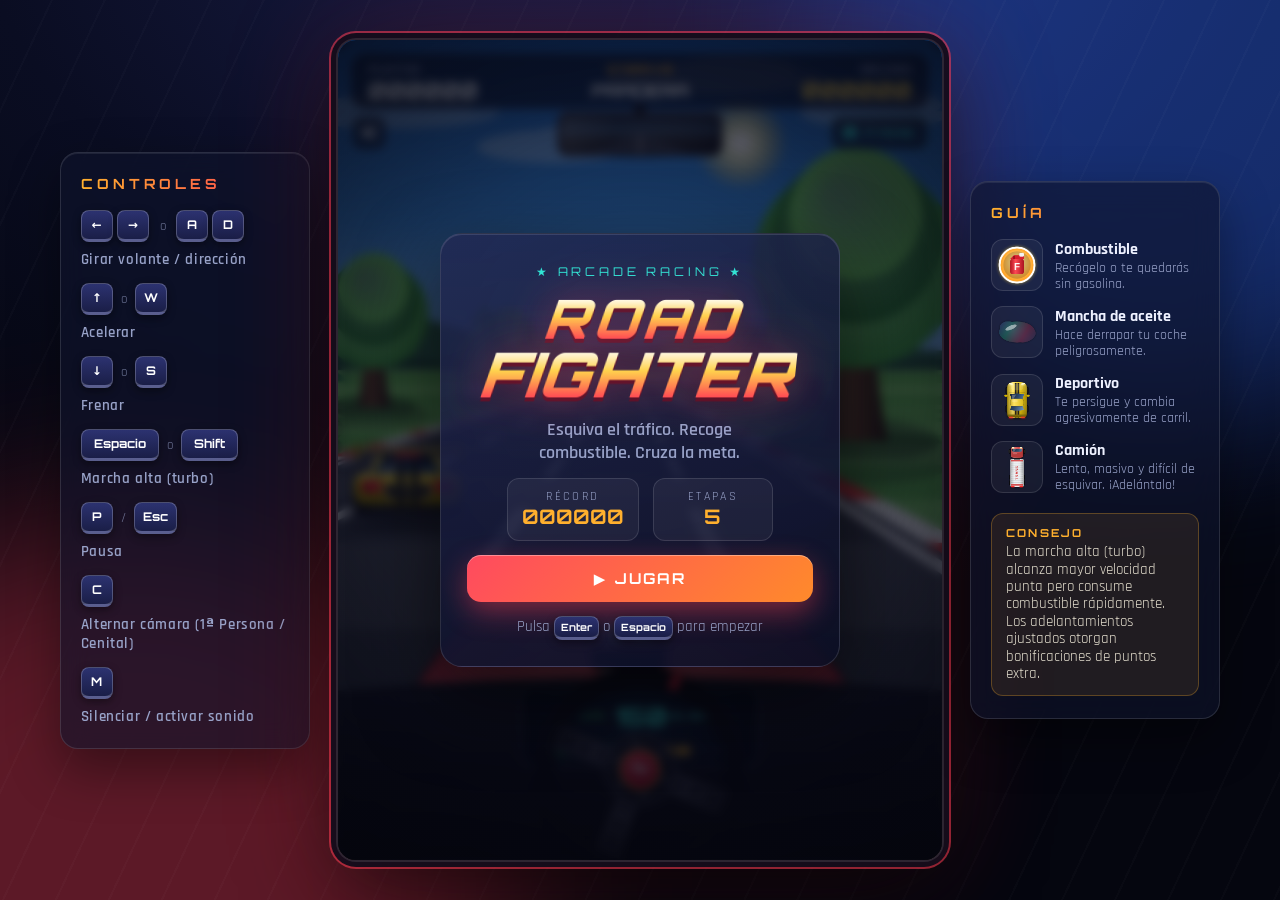
<file: index.html>
<!DOCTYPE html>
<html lang="es">
<head>
  <meta charset="UTF-8">
  <meta name="viewport" content="width=device-width, initial-scale=1.0, maximum-scale=1.0, user-scalable=no">
  <title>Road Fighter · Carrera arcade clásica</title>
  <meta name="description" content="Road Fighter: el mítico juego de carreras arcade con cámara dual (1ª Persona 3D y Cenital clásica). Esquiva el tráfico, recoge combustible y cruza la meta con teclado (Flechas / WASD) o pantalla táctil.">
  <meta name="theme-color" content="#0a0d1f">

  <!-- =========================================================================
       Fuentes de Google:
       - Orbitron: Estética futurista arcade para marcadores, títulos y números.
       - Rajdhani: Tipografía condensada de alta legibilidad para textos de interfaz.
       ========================================================================= -->
  <link rel="preconnect" href="https://fonts.googleapis.com">
  <link rel="preconnect" href="https://fonts.gstatic.com" crossorigin>
  <link href="https://fonts.googleapis.com/css2?family=Orbitron:wght@500;700;900&family=Rajdhani:wght@500;600;700&display=swap" rel="stylesheet">
  
  <!-- Hoja de estilos principal -->
  <link rel="stylesheet" href="style.css">
</head>
<body>
  <!-- =========================================================================
       FONDO AMBIENTAL
       Gradiente radial oscuro con esferas brillantes animadas (glow) y líneas
       diagonales estilo scanline para generar atmósfera arcade inmersiva.
       ========================================================================= -->
  <div class="bg" aria-hidden="true">
    <span class="bg-glow g1"></span>
    <span class="bg-glow g2"></span>
    <span class="bg-lines"></span>
  </div>

  <!-- Contenedor principal de la aplicación -->
  <main class="app">

    <!-- =======================================================================
         PANEL IZQUIERDO: CONTROLES DEL JUEGO
         Visible en pantallas medianas y grandes. Explica el mapeo dual de teclas
         tanto para flechas del teclado como para la clásica combinación WASD.
         ======================================================================= -->
    <aside class="panel panel-left" aria-label="Controles">
      <h2>Controles</h2>
      <ul class="keys">
        <!-- Dirección / Girar el coche y volante -->
        <li>
          <div class="kbd-group"><kbd>←</kbd><kbd>→</kbd></div>
          <span class="or">o</span>
          <div class="kbd-group"><kbd>A</kbd><kbd>D</kbd></div>
          <p>Girar volante / dirección</p>
        </li>
        <!-- Acelerador -->
        <li>
          <div class="kbd-group"><kbd>↑</kbd></div>
          <span class="or">o</span>
          <div class="kbd-group"><kbd>W</kbd></div>
          <p>Acelerar</p>
        </li>
        <!-- Freno -->
        <li>
          <div class="kbd-group"><kbd>↓</kbd></div>
          <span class="or">o</span>
          <div class="kbd-group"><kbd>S</kbd></div>
          <p>Frenar</p>
        </li>
        <!-- Turbo / Marcha Alta -->
        <li>
          <div class="kbd-group"><kbd class="wide">Espacio</kbd></div>
          <span class="or">o</span>
          <div class="kbd-group"><kbd class="wide">Shift</kbd></div>
          <p>Marcha alta (turbo)</p>
        </li>
        <!-- Pausa -->
        <li>
          <div class="kbd-group"><kbd>P</kbd></div>
          <span class="or">/</span>
          <div class="kbd-group"><kbd>Esc</kbd></div>
          <p>Pausa</p>
        </li>
        <!-- Cambio de cámara -->
        <li>
          <div class="kbd-group"><kbd>C</kbd></div>
          <p>Alternar cámara (1ª Persona / Cenital)</p>
        </li>
        <!-- Silenciar audio -->
        <li>
          <div class="kbd-group"><kbd>M</kbd></div>
          <p>Silenciar / activar sonido</p>
        </li>
      </ul>
    </aside>

    <!-- =======================================================================
         ZONA CENTRAL: LIENZO DE JUEGO (CANVAS) Y CAPAS SUPERPUESTAS (OVERLAYS)
         ======================================================================= -->
    <section class="game-wrap" id="gameWrap">
      <!-- Lienzo principal HTML5 donde se renderiza la carrera a 60 FPS -->
      <canvas id="game" aria-label="Pantalla de juego de Road Fighter"></canvas>

      <!-- Botón flotante superior izquierdo: Silenciar / Activar sonido -->
      <button class="mute-btn" id="muteBtn" type="button" aria-label="Silenciar o activar sonido" title="Sonido (Tecla M)">
        <svg viewBox="0 0 24 24" width="18" height="18" aria-hidden="true">
          <path id="muteIcon" fill="currentColor" d="M3 9v6h4l5 4V5L7 9H3zm13.5 3A4.5 4.5 0 0 0 14 8v8a4.5 4.5 0 0 0 2.5-4zM14 3.2v2.1a7 7 0 0 1 0 13.4v2.1a9 9 0 0 0 0-17.6z"/>
        </svg>
      </button>

      <!-- Botón flotante superior derecho: Alternar entre 1ª Persona 3D y Cenital 2D -->
      <button class="cam-btn" id="camBtn" type="button" aria-label="Cambiar vista de cámara" title="Cámara (Tecla C)">
        <svg viewBox="0 0 24 24" width="16" height="16" aria-hidden="true" fill="currentColor">
          <path d="M4 4h3l2-2h6l2 2h3a2 2 0 0 1 2 2v12a2 2 0 0 1-2 2H4a2 2 0 0 1-2-2V6a2 2 0 0 1 2-2zm8 3a5 5 0 1 0 0 10 5 5 0 0 0 0-10zm0 2a3 3 0 1 1 0 6 3 3 0 0 1 0-6z"/>
        </svg>
        <span id="camLabel">1ª PERS.</span>
      </button>

      <!-- -------------------------------------------------------------------
           OVERLAY 1: MENÚ PRINCIPAL
           Muestra el logo retro animado, las estadísticas históricas y el botón de inicio.
           ------------------------------------------------------------------- -->
      <div class="overlay" id="menu">
        <div class="card card-menu">
          <p class="eyebrow">★ Arcade Racing ★</p>
          <h1 class="logo"><span>ROAD</span><span>FIGHTER</span></h1>
          <p class="tagline">Esquiva el tráfico. Recoge combustible. Cruza la meta.</p>
          <div class="menu-stats">
            <div><small>Récord</small><strong id="menuHi">000000</strong></div>
            <div><small>Etapas</small><strong>5</strong></div>
          </div>
          <button class="btn btn-primary" id="btnPlay" type="button">▶ Jugar</button>
          <p class="hint">Pulsa <kbd>Enter</kbd> o <kbd>Espacio</kbd> para empezar</p>
        </div>
      </div>

      <!-- -------------------------------------------------------------------
           OVERLAY 2: MENÚ DE PAUSA
           Permite reanudar la partida o salir al menú principal.
           ------------------------------------------------------------------- -->
      <div class="overlay hidden" id="pause">
        <div class="card">
          <h2 class="title">Pausa</h2>
          <button class="btn btn-primary" id="btnResume" type="button">▶ Continuar</button>
          <button class="btn btn-ghost" id="btnQuit" type="button">Salir al menú</button>
          <p class="hint">Pulsa <kbd>P</kbd> para continuar</p>
        </div>
      </div>

      <!-- -------------------------------------------------------------------
           OVERLAY 3: ETAPA COMPLETADA (STAGE CLEAR)
           Desglose de bonificaciones (combustible restante, vidas preservadas, puntos).
           ------------------------------------------------------------------- -->
      <div class="overlay hidden" id="stageclear">
        <div class="card">
          <p class="eyebrow">🏁 Meta alcanzada</p>
          <h2 class="title" id="scTitle">Etapa 1 completada</h2>
          <dl class="results">
            <div><dt>Tiempo</dt><dd id="scTime">0:00</dd></div>
            <div><dt>Bonus combustible</dt><dd id="scFuel">0</dd></div>
            <div><dt>Bonus vidas</dt><dd id="scLives">0</dd></div>
            <div><dt>Bonus etapa</dt><dd id="scStage">0</dd></div>
            <div class="total"><dt>Puntuación</dt><dd id="scScore">0</dd></div>
          </dl>
          <button class="btn btn-primary" id="btnNext" type="button">Siguiente etapa ▶</button>
          <p class="hint" id="scNext">Próxima: DESIERTO</p>
        </div>
      </div>

      <!-- -------------------------------------------------------------------
           OVERLAY 4: FIN DE PARTIDA (GAME OVER)
           Aparece cuando el jugador agota sus vidas o se queda sin combustible.
           ------------------------------------------------------------------- -->
      <div class="overlay hidden" id="gameover">
        <div class="card card-danger">
          <p class="eyebrow" id="goReason">Te has estrellado</p>
          <h2 class="title">Game Over</h2>
          <dl class="results">
            <div><dt>Etapa</dt><dd id="goStage">1</dd></div>
            <div class="total"><dt>Puntuación</dt><dd id="goScore">0</dd></div>
            <div><dt>Récord</dt><dd id="goHi">0</dd></div>
          </dl>
          <p class="newrecord hidden" id="goNew">★ ¡Nuevo récord! ★</p>
          <button class="btn btn-primary" id="btnRetry" type="button">↻ Reintentar</button>
          <button class="btn btn-ghost" id="btnMenu1" type="button">Menú principal</button>
        </div>
      </div>

      <!-- -------------------------------------------------------------------
           OVERLAY 5: VICTORIA FINAL
           Pantalla de felicitación tras completar las 5 etapas del campeonato.
           ------------------------------------------------------------------- -->
      <div class="overlay hidden" id="victory">
        <div class="card card-gold">
          <p class="eyebrow">🏆 ¡Campeón!</p>
          <h2 class="title">Has completado Road Fighter</h2>
          <dl class="results">
            <div class="total"><dt>Puntuación final</dt><dd id="vScore">0</dd></div>
            <div><dt>Récord</dt><dd id="vHi">0</dd></div>
          </dl>
          <p class="newrecord hidden" id="vNew">★ ¡Nuevo récord! ★</p>
          <button class="btn btn-primary" id="btnAgain" type="button">↻ Jugar de nuevo</button>
        </div>
      </div>

      <!-- -------------------------------------------------------------------
           CONTROLES TÁCTILES VIRTUALES (MÓVILES / TABLETS)
           Aparecen automáticamente en dispositivos con pantalla táctil.
           ------------------------------------------------------------------- -->
      <div class="touch" id="touch" aria-hidden="true">
        <!-- Lado izquierdo: Girar izquierda / derecha -->
        <div class="touch-side">
          <button type="button" data-key="left" aria-label="Girar a la izquierda">◀</button>
          <button type="button" data-key="right" aria-label="Girar a la derecha">▶</button>
        </div>
        <!-- Lado derecho: Turbo, Freno, Acelerador -->
        <div class="touch-side">
          <button type="button" data-key="turbo" class="small" aria-label="Marcha alta turbo">TURBO</button>
          <button type="button" data-key="down" class="brake" aria-label="Frenar">■</button>
          <button type="button" data-key="up" class="gas" aria-label="Acelerar">▲</button>
        </div>
      </div>
    </section>

    <!-- =======================================================================
         PANEL DERECHO: GUÍA RÁPIDA DE ELEMENTOS Y CONSEJOS
         Muestra la leyenda con previsualizaciones de los sprites procedurales.
         ======================================================================= -->
    <aside class="panel panel-right" aria-label="Guía del juego">
      <h2>Guía</h2>
      <ul class="legend">
        <!-- Bidón de combustible -->
        <li>
          <canvas width="52" height="52" data-sprite="fuel"></canvas>
          <div><b>Combustible</b><span>Recógelo o te quedarás sin gasolina.</span></div>
        </li>
        <!-- Mancha de aceite -->
        <li>
          <canvas width="52" height="52" data-sprite="oil"></canvas>
          <div><b>Mancha de aceite</b><span>Hace derrapar tu coche peligrosamente.</span></div>
        </li>
        <!-- Coche deportivo rival -->
        <li>
          <canvas width="52" height="52" data-sprite="sport"></canvas>
          <div><b>Deportivo</b><span>Te persigue y cambia agresivamente de carril.</span></div>
        </li>
        <!-- Camión de carga pesada -->
        <li>
          <canvas width="52" height="52" data-sprite="truck"></canvas>
          <div><b>Camión</b><span>Lento, masivo y difícil de esquivar. ¡Adelántalo!</span></div>
        </li>
      </ul>
      <div class="tip">
        <b>Consejo</b>
        <span>La marcha alta (turbo) alcanza mayor velocidad punta pero consume combustible rápidamente. Los adelantamientos ajustados otorgan bonificaciones de puntos extra.</span>
      </div>
    </aside>
  </main>

  <!-- =========================================================================
       SCRIPTS DEL JUEGO (Cargados en orden estricto de dependencias):
       1. sprites.js : Generación procedural de texturas y sprites 2D y 3D en memoria.
       2. audio.js   : Síntesis de sonido WebAudio procedural (motor, música y sfx).
       3. game.js    : Motor del juego, físicas, lógica, bucle principal y rendering.
       ========================================================================= -->
  <script src="js/sprites.js"></script>
  <script src="js/audio.js"></script>
  <script src="js/game.js"></script>
</body>
</html>
</file>
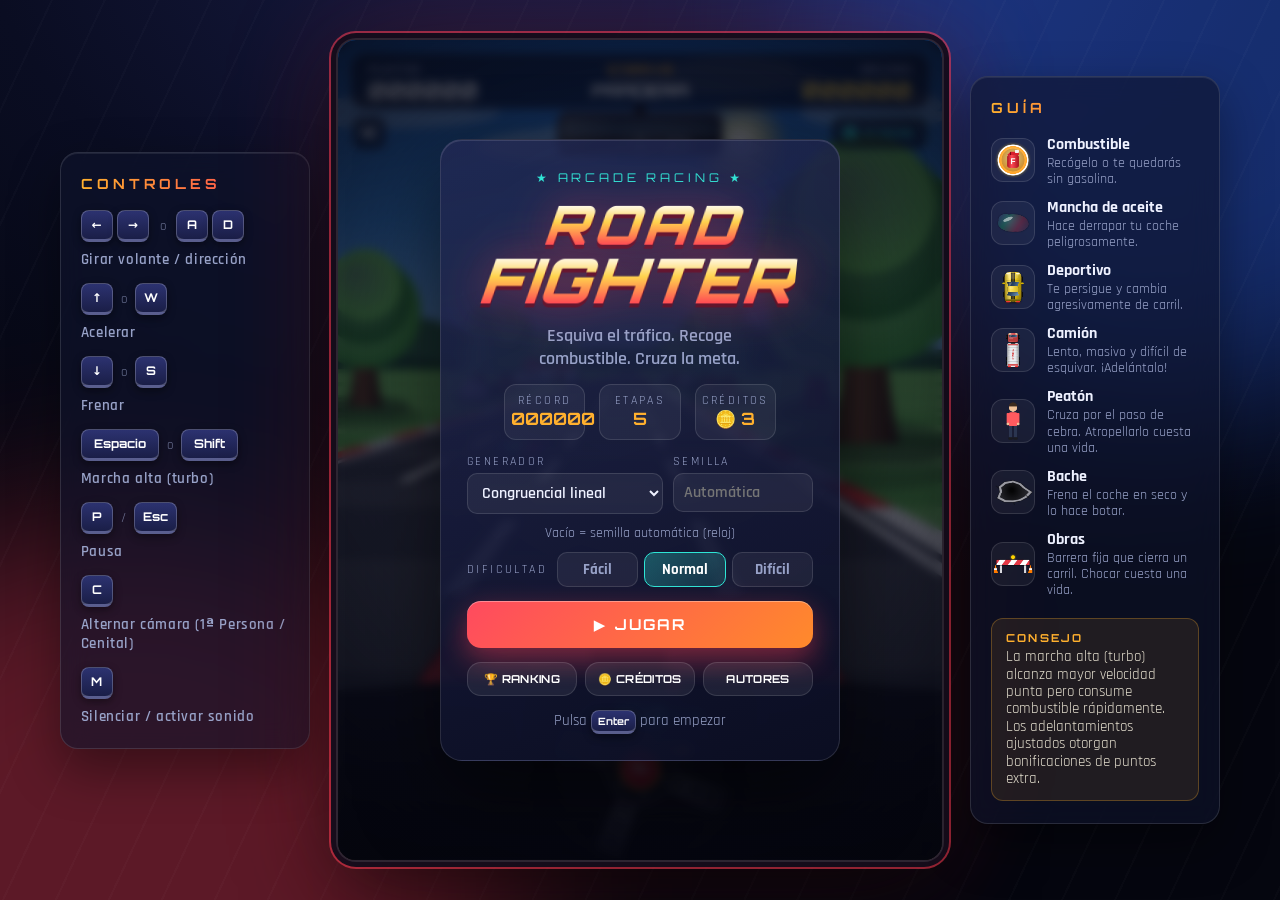
<file: road-fighter-main/index.html>
<!DOCTYPE html>
<html lang="es">
<head>
  <meta charset="UTF-8">
  <meta name="viewport" content="width=device-width, initial-scale=1.0, maximum-scale=1.0, user-scalable=no">
  <title>Road Fighter · Carrera arcade clásica</title>
  <meta name="description" content="Road Fighter: el mítico juego de carreras arcade con cámara dual (1ª Persona 3D y Cenital clásica). Esquiva el tráfico, recoge combustible y cruza la meta con teclado (Flechas / WASD) o pantalla táctil.">
  <meta name="theme-color" content="#0a0d1f">

  <!-- =========================================================================
       Fuentes de Google:
       - Orbitron: Estética futurista arcade para marcadores, títulos y números.
       - Rajdhani: Tipografía condensada de alta legibilidad para textos de interfaz.
       ========================================================================= -->
  <link rel="preconnect" href="https://fonts.googleapis.com">
  <link rel="preconnect" href="https://fonts.gstatic.com" crossorigin>
  <link href="https://fonts.googleapis.com/css2?family=Orbitron:wght@500;700;900&family=Rajdhani:wght@500;600;700&display=swap" rel="stylesheet">
  
  <!-- Hoja de estilos principal -->
  <link rel="stylesheet" href="style.css">
</head>
<body>
  <!-- =========================================================================
       FONDO AMBIENTAL
       Gradiente radial oscuro con esferas brillantes animadas (glow) y líneas
       diagonales estilo scanline para generar atmósfera arcade inmersiva.
       ========================================================================= -->
  <div class="bg" aria-hidden="true">
    <span class="bg-glow g1"></span>
    <span class="bg-glow g2"></span>
    <span class="bg-lines"></span>
  </div>

  <!-- Contenedor principal de la aplicación -->
  <main class="app">

    <!-- =======================================================================
         PANEL IZQUIERDO: CONTROLES DEL JUEGO
         Visible en pantallas medianas y grandes. Explica el mapeo dual de teclas
         tanto para flechas del teclado como para la clásica combinación WASD.
         ======================================================================= -->
    <aside class="panel panel-left" aria-label="Controles">
      <h2>Controles</h2>
      <ul class="keys">
        <!-- Dirección / Girar el coche y volante -->
        <li>
          <div class="kbd-group"><kbd>←</kbd><kbd>→</kbd></div>
          <span class="or">o</span>
          <div class="kbd-group"><kbd>A</kbd><kbd>D</kbd></div>
          <p>Girar volante / dirección</p>
        </li>
        <!-- Acelerador -->
        <li>
          <div class="kbd-group"><kbd>↑</kbd></div>
          <span class="or">o</span>
          <div class="kbd-group"><kbd>W</kbd></div>
          <p>Acelerar</p>
        </li>
        <!-- Freno -->
        <li>
          <div class="kbd-group"><kbd>↓</kbd></div>
          <span class="or">o</span>
          <div class="kbd-group"><kbd>S</kbd></div>
          <p>Frenar</p>
        </li>
        <!-- Turbo / Marcha Alta -->
        <li>
          <div class="kbd-group"><kbd class="wide">Espacio</kbd></div>
          <span class="or">o</span>
          <div class="kbd-group"><kbd class="wide">Shift</kbd></div>
          <p>Marcha alta (turbo)</p>
        </li>
        <!-- Pausa -->
        <li>
          <div class="kbd-group"><kbd>P</kbd></div>
          <span class="or">/</span>
          <div class="kbd-group"><kbd>Esc</kbd></div>
          <p>Pausa</p>
        </li>
        <!-- Cambio de cámara -->
        <li>
          <div class="kbd-group"><kbd>C</kbd></div>
          <p>Alternar cámara (1ª Persona / Cenital)</p>
        </li>
        <!-- Silenciar audio -->
        <li>
          <div class="kbd-group"><kbd>M</kbd></div>
          <p>Silenciar / activar sonido</p>
        </li>
      </ul>
    </aside>

    <!-- =======================================================================
         ZONA CENTRAL: LIENZO DE JUEGO (CANVAS) Y CAPAS SUPERPUESTAS (OVERLAYS)
         ======================================================================= -->
    <section class="game-wrap" id="gameWrap">
      <!-- Lienzo principal HTML5 donde se renderiza la carrera a 60 FPS -->
      <canvas id="game" aria-label="Pantalla de juego de Road Fighter"></canvas>

      <!-- Botón flotante superior izquierdo: Silenciar / Activar sonido -->
      <button class="mute-btn" id="muteBtn" type="button" aria-label="Silenciar o activar sonido" title="Sonido (Tecla M)">
        <svg viewBox="0 0 24 24" width="18" height="18" aria-hidden="true">
          <path id="muteIcon" fill="currentColor" d="M3 9v6h4l5 4V5L7 9H3zm13.5 3A4.5 4.5 0 0 0 14 8v8a4.5 4.5 0 0 0 2.5-4zM14 3.2v2.1a7 7 0 0 1 0 13.4v2.1a9 9 0 0 0 0-17.6z"/>
        </svg>
      </button>

      <!-- Botón flotante superior derecho: Alternar entre 1ª Persona 3D y Cenital 2D -->
      <button class="cam-btn" id="camBtn" type="button" aria-label="Cambiar vista de cámara" title="Cámara (Tecla C)">
        <svg viewBox="0 0 24 24" width="16" height="16" aria-hidden="true" fill="currentColor">
          <path d="M4 4h3l2-2h6l2 2h3a2 2 0 0 1 2 2v12a2 2 0 0 1-2 2H4a2 2 0 0 1-2-2V6a2 2 0 0 1 2-2zm8 3a5 5 0 1 0 0 10 5 5 0 0 0 0-10zm0 2a3 3 0 1 1 0 6 3 3 0 0 1 0-6z"/>
        </svg>
        <span id="camLabel">1ª PERS.</span>
      </button>

      <!-- -------------------------------------------------------------------
           OVERLAY 1: MENÚ PRINCIPAL
           Muestra el logo retro animado, las estadísticas históricas y el botón de inicio.
           ------------------------------------------------------------------- -->
      <div class="overlay" id="menu">
        <div class="card card-menu">
          <p class="eyebrow">★ Arcade Racing ★</p>
          <h1 class="logo"><span>ROAD</span><span>FIGHTER</span></h1>
          <p class="tagline">Esquiva el tráfico. Recoge combustible. Cruza la meta.</p>
          <div class="menu-stats">
            <div><small>Récord</small><strong id="menuHi">000000</strong></div>
            <div><small>Etapas</small><strong>5</strong></div>
            <!-- Créditos de juego disponibles (cada partida cuesta 1); clic para administrarlos -->
            <div class="credits-box" id="menuCreditsBox" role="button" tabindex="-1" title="Créditos y premios"><small>Créditos</small><strong>🪙 <span id="menuCredits">3</span></strong></div>
          </div>
          <!-- Selector del generador pseudoaleatorio que controla la aparición del tráfico -->
          <div class="rng-select">
            <label>
              <small>Generador</small>
              <select id="rngMethod">
                <option value="middle-square">Cuadrado medio</option>
                <option value="lcg" selected>Congruencial lineal</option>
                <option value="middle-product">Productos medios</option>
              </select>
            </label>
            <label>
              <small>Semilla</small>
              <input id="rngSeed" type="text" inputmode="numeric" maxlength="9" placeholder="Automática" autocomplete="off">
            </label>
            <p class="rng-info" id="rngInfo">Vacío = semilla automática (reloj)</p>
            <!-- Dificultad: vidas, densidad y velocidad del tráfico, consumo de combustible -->
            <div class="diff-select" role="radiogroup" aria-label="Dificultad">
              <small>Dificultad</small>
              <label><input type="radio" name="diff" value="easy"><span>Fácil</span></label>
              <label><input type="radio" name="diff" value="normal" checked><span>Normal</span></label>
              <label><input type="radio" name="diff" value="hard"><span>Difícil</span></label>
            </div>
          </div>
          <button class="btn btn-primary" id="btnPlay" type="button">▶ Jugar</button>
          <div class="menu-links">
            <button class="btn btn-ghost btn-small" id="btnScores" type="button">🏆 Ranking</button>
            <button class="btn btn-ghost btn-small" id="btnWallet" type="button">🪙 Créditos</button>
            <button class="btn btn-ghost btn-small" id="btnCredits" type="button">Autores</button>
          </div>
          <p class="hint">Pulsa <kbd>Enter</kbd> para empezar</p>
        </div>
      </div>

      <!-- -------------------------------------------------------------------
           OVERLAY 2: MENÚ DE PAUSA
           Permite reanudar la partida o salir al menú principal.
           ------------------------------------------------------------------- -->
      <div class="overlay hidden" id="pause">
        <div class="card">
          <h2 class="title">Pausa</h2>
          <button class="btn btn-primary" id="btnResume" type="button">▶ Continuar</button>
          <button class="btn btn-ghost" id="btnQuit" type="button">Salir al menú</button>
          <p class="hint">Pulsa <kbd>P</kbd> para continuar</p>
        </div>
      </div>

      <!-- -------------------------------------------------------------------
           OVERLAY 3: ETAPA COMPLETADA (STAGE CLEAR)
           Desglose de bonificaciones (combustible restante, vidas preservadas, puntos).
           ------------------------------------------------------------------- -->
      <div class="overlay hidden" id="stageclear">
        <div class="card">
          <p class="eyebrow">🏁 Meta alcanzada</p>
          <h2 class="title" id="scTitle">Etapa 1 completada</h2>
          <dl class="results">
            <div><dt>Tiempo</dt><dd id="scTime">0:00</dd></div>
            <div><dt>Bonus combustible</dt><dd id="scFuel">0</dd></div>
            <div><dt>Bonus vidas</dt><dd id="scLives">0</dd></div>
            <div><dt>Bonus etapa</dt><dd id="scStage">0</dd></div>
            <div class="total"><dt>Puntuación</dt><dd id="scScore">0</dd></div>
          </dl>
          <button class="btn btn-primary" id="btnNext" type="button">Siguiente etapa ▶</button>
          <p class="hint" id="scNext">Próxima: DESIERTO</p>
        </div>
      </div>

      <!-- -------------------------------------------------------------------
           OVERLAY 4: FIN DE PARTIDA (GAME OVER)
           Aparece cuando el jugador agota sus vidas o se queda sin combustible.
           ------------------------------------------------------------------- -->
      <div class="overlay hidden" id="gameover">
        <div class="card card-danger">
          <p class="eyebrow" id="goReason">Te has estrellado</p>
          <h2 class="title">Game Over</h2>
          <dl class="results">
            <div><dt>Etapa</dt><dd id="goStage">1</dd></div>
            <div class="total"><dt>Puntuación</dt><dd id="goScore">0</dd></div>
            <div><dt>Récord</dt><dd id="goHi">0</dd></div>
            <div><dt>Generador · Semilla</dt><dd id="goRng">-</dd></div>
            <div><dt>Dificultad</dt><dd id="goDiff">-</dd></div>
          </dl>
          <p class="newrecord hidden" id="goNew">★ ¡Nuevo récord! ★</p>
          <p class="prizes hidden" data-prizes></p>
          <!-- Registro en la tabla de puntajes (solo si la puntuación entra en el top 10) -->
          <form class="name-entry hidden" data-entry autocomplete="off">
            <label>Entraste en la tabla. Tu nombre:
              <input type="text" maxlength="12" placeholder="Jugador" required>
            </label>
            <button class="btn btn-primary btn-small" type="submit">Guardar</button>
          </form>
          <p class="hint hidden" data-saved></p>
          <button class="btn btn-primary" id="btnRetry" type="button">↻ Reintentar</button>
          <button class="btn btn-ghost" id="btnMenu1" type="button">Menú principal</button>
        </div>
      </div>

      <!-- -------------------------------------------------------------------
           OVERLAY 5: VICTORIA FINAL
           Pantalla de felicitación tras completar las 5 etapas del campeonato.
           ------------------------------------------------------------------- -->
      <div class="overlay hidden" id="victory">
        <div class="card card-gold">
          <p class="eyebrow">🏆 ¡Campeón!</p>
          <h2 class="title">Has completado Road Fighter</h2>
          <dl class="results">
            <div class="total"><dt>Puntuación final</dt><dd id="vScore">0</dd></div>
            <div><dt>Récord</dt><dd id="vHi">0</dd></div>
          </dl>
          <p class="newrecord hidden" id="vNew">★ ¡Nuevo récord! ★</p>
          <p class="prizes hidden" data-prizes></p>
          <form class="name-entry hidden" data-entry autocomplete="off">
            <label>Entraste en la tabla. Tu nombre:
              <input type="text" maxlength="12" placeholder="Jugador" required>
            </label>
            <button class="btn btn-primary btn-small" type="submit">Guardar</button>
          </form>
          <p class="hint hidden" data-saved></p>
          <button class="btn btn-primary" id="btnAgain" type="button">↻ Jugar de nuevo</button>
          <button class="btn btn-ghost" id="btnMenu2" type="button">Menú principal</button>
        </div>
      </div>

      <!-- -------------------------------------------------------------------
           OVERLAY 6: TABLA DE PUNTAJES MÁS ALTOS (TOP 10)
           Se guarda en el navegador (localStorage) con nombre, etapa, dificultad,
           generador y semilla, para poder repetir la partida.
           ------------------------------------------------------------------- -->
      <div class="overlay hidden" id="scores">
        <div class="card card-wide">
          <p class="eyebrow">🏆 Top 10</p>
          <h2 class="title">Mejores puntajes</h2>
          <div class="scores-wrap">
            <table class="scores">
              <thead><tr><th>#</th><th>Nombre</th><th>Puntos</th><th>Etapa</th><th>Dific.</th><th>Generador</th></tr></thead>
              <tbody id="scoresBody"></tbody>
            </table>
            <p class="hint hidden" id="scoresEmpty">Aún no hay puntajes. ¡Juega una partida!</p>
          </div>
          <button class="btn btn-ghost" data-back type="button">← Volver</button>
          <button class="btn btn-ghost btn-small" id="btnClearScores" type="button">Borrar tabla</button>
        </div>
      </div>

      <!-- -------------------------------------------------------------------
           OVERLAY 8: CRÉDITOS DE JUEGO (FICHAS) Y PREMIOS
           Cada partida cuesta 1 crédito; se ganan con premios o insertando fichas.
           ------------------------------------------------------------------- -->
      <div class="overlay hidden" id="wallet">
        <div class="card card-wide">
          <p class="eyebrow">🪙 Fichas y premios</p>
          <h2 class="title">Créditos de juego</h2>
          <div class="wallet-top">
            <div class="wallet-big"><strong id="wCredits">3</strong><small>créditos disponibles<br>(máx. 9)</small></div>
            <button class="btn btn-primary btn-small" id="btnCoin" type="button">🪙 Insertar ficha<br>+1 crédito</button>
          </div>
          <p class="hint" id="wMsg">Cada partida cuesta 1 crédito.</p>
          <dl class="wallet-stats">
            <div><dt>Partidas</dt><dd id="wPlayed">0</dd></div>
            <div><dt>Fichas</dt><dd id="wInserted">0</dd></div>
            <div><dt>Ganados</dt><dd id="wEarned">0</dd></div>
          </dl>
          <div class="wallet-cols">
            <div class="wallet-box">
              <b>Premios</b>
              <ul>
                <li>❤ +1 vida cada 10 000 puntos</li>
                <li>🏁 +1 crédito al completar las 5 etapas</li>
                <li>🏆 +1 crédito al quedar en el top 3</li>
              </ul>
            </div>
            <div class="wallet-box">
              <b>Historial</b>
              <ol id="wHistory"></ol>
              <p class="hint hidden" id="wEmpty">Sin movimientos.</p>
            </div>
          </div>
          <button class="btn btn-ghost" data-back type="button">← Volver</button>
        </div>
      </div>

      <!-- -------------------------------------------------------------------
           OVERLAY 7: CRÉDITOS (AUTORES)
           Completa los campos marcados con [completar].
           ------------------------------------------------------------------- -->
      <div class="overlay hidden" id="credits">
        <div class="card card-wide">
          <p class="eyebrow">Reto 2 · Modelamiento y Simulación</p>
          <h2 class="title">Autores</h2>
          <dl class="credits">
            <div class="wide"><dt>Desarrollo</dt><dd>[completar: nombre(s) del equipo]</dd></div>
            <div><dt>Docente</dt><dd>[completar]</dd></div>
            <div><dt>Institución</dt><dd>[completar]</dd></div>
            <div class="wide"><dt>Proyecto base</dt><dd>[completar: autor o enlace del proyecto original]</dd></div>
            <div><dt>Juego original</dt><dd>Road Fighter (Konami, 1984)</dd></div>
            <div class="wide"><dt>Números pseudoaleatorios</dt><dd>Cuadrado medio, congruencial lineal y productos medios, implementados en <code>js/prng.js</code></dd></div>
            <div class="wide"><dt>Gráficos y sonido</dt><dd>Dibujados y sintetizados por código (Canvas 2D y Web Audio API), sin imágenes ni audios externos</dd></div>
            <div><dt>Tipografías</dt><dd>Orbitron y Rajdhani (Google Fonts)</dd></div>
          </dl>
          <button class="btn btn-ghost" data-back type="button">← Volver</button>
        </div>
      </div>

      <!-- -------------------------------------------------------------------
           CONTROLES TÁCTILES VIRTUALES (MÓVILES / TABLETS)
           Aparecen automáticamente en dispositivos con pantalla táctil.
           ------------------------------------------------------------------- -->
      <div class="touch" id="touch" aria-hidden="true">
        <!-- Lado izquierdo: Girar izquierda / derecha -->
        <div class="touch-side">
          <button type="button" data-key="left" aria-label="Girar a la izquierda">◀</button>
          <button type="button" data-key="right" aria-label="Girar a la derecha">▶</button>
        </div>
        <!-- Lado derecho: Turbo, Freno, Acelerador -->
        <div class="touch-side">
          <button type="button" data-key="turbo" class="small" aria-label="Marcha alta turbo">TURBO</button>
          <button type="button" data-key="down" class="brake" aria-label="Frenar">■</button>
          <button type="button" data-key="up" class="gas" aria-label="Acelerar">▲</button>
        </div>
      </div>
    </section>

    <!-- =======================================================================
         PANEL DERECHO: GUÍA RÁPIDA DE ELEMENTOS Y CONSEJOS
         Muestra la leyenda con previsualizaciones de los sprites procedurales.
         ======================================================================= -->
    <aside class="panel panel-right" aria-label="Guía del juego">
      <h2>Guía</h2>
      <ul class="legend">
        <!-- Bidón de combustible -->
        <li>
          <canvas width="52" height="52" data-sprite="fuel"></canvas>
          <div><b>Combustible</b><span>Recógelo o te quedarás sin gasolina.</span></div>
        </li>
        <!-- Mancha de aceite -->
        <li>
          <canvas width="52" height="52" data-sprite="oil"></canvas>
          <div><b>Mancha de aceite</b><span>Hace derrapar tu coche peligrosamente.</span></div>
        </li>
        <!-- Coche deportivo rival -->
        <li>
          <canvas width="52" height="52" data-sprite="sport"></canvas>
          <div><b>Deportivo</b><span>Te persigue y cambia agresivamente de carril.</span></div>
        </li>
        <!-- Camión de carga pesada -->
        <li>
          <canvas width="52" height="52" data-sprite="truck"></canvas>
          <div><b>Camión</b><span>Lento, masivo y difícil de esquivar. ¡Adelántalo!</span></div>
        </li>
        <!-- Peatón cruzando -->
        <li>
          <canvas width="52" height="52" data-sprite="ped"></canvas>
          <div><b>Peatón</b><span>Cruza por el paso de cebra. Atropellarlo cuesta una vida.</span></div>
        </li>
        <!-- Bache -->
        <li>
          <canvas width="52" height="52" data-sprite="hole"></canvas>
          <div><b>Bache</b><span>Frena el coche en seco y lo hace botar.</span></div>
        </li>
        <!-- Barrera de obras -->
        <li>
          <canvas width="52" height="52" data-sprite="barrier"></canvas>
          <div><b>Obras</b><span>Barrera fija que cierra un carril. Chocar cuesta una vida.</span></div>
        </li>
      </ul>
      <div class="tip">
        <b>Consejo</b>
        <span>La marcha alta (turbo) alcanza mayor velocidad punta pero consume combustible rápidamente. Los adelantamientos ajustados otorgan bonificaciones de puntos extra.</span>
      </div>

      <!-- Panel de últimos carriles generados (visible durante la partida en lugar del consejo).
           Muestra qué carril eligió el generador pseudoaleatorio para cada vehículo. -->
      <div class="lanes-panel" id="lanesPanel" aria-live="off">
        <b>Últimos carriles</b>
        <span class="lp-gen" id="lpGen">—</span>
        <div class="lp-head"><span></span><span>C1</span><span>C2</span><span>C3</span><span>C4</span></div>
        <div class="lp-grid" id="lpGrid"></div>
        <div class="lp-counts" id="lpCounts"></div>
        <span class="lp-stats" id="lpStats">0 apariciones</span>
        <span class="lp-key"><i class="t-sedan">S</i> sedán <i class="t-sport">D</i> deportivo <i class="t-truck">C</i> camión <i class="t-oil">A</i> aceite <i class="t-hole">B</i> bache <i class="t-barrier">O</i> obras</span>
      </div>
    </aside>
  </main>

  <!-- =========================================================================
       SCRIPTS DEL JUEGO (Cargados en orden estricto de dependencias):
       1. sprites.js : Generación procedural de texturas y sprites 2D y 3D en memoria.
       2. audio.js   : Síntesis de sonido WebAudio procedural (motor, música y sfx).
       3. game.js    : Motor del juego, físicas, lógica, bucle principal y rendering.
       ========================================================================= -->
  <script src="js/prng.js"></script>
  <script src="js/sprites.js"></script>
  <script src="js/audio.js"></script>
  <script src="js/game.js"></script>
</body>
</html>
</file>
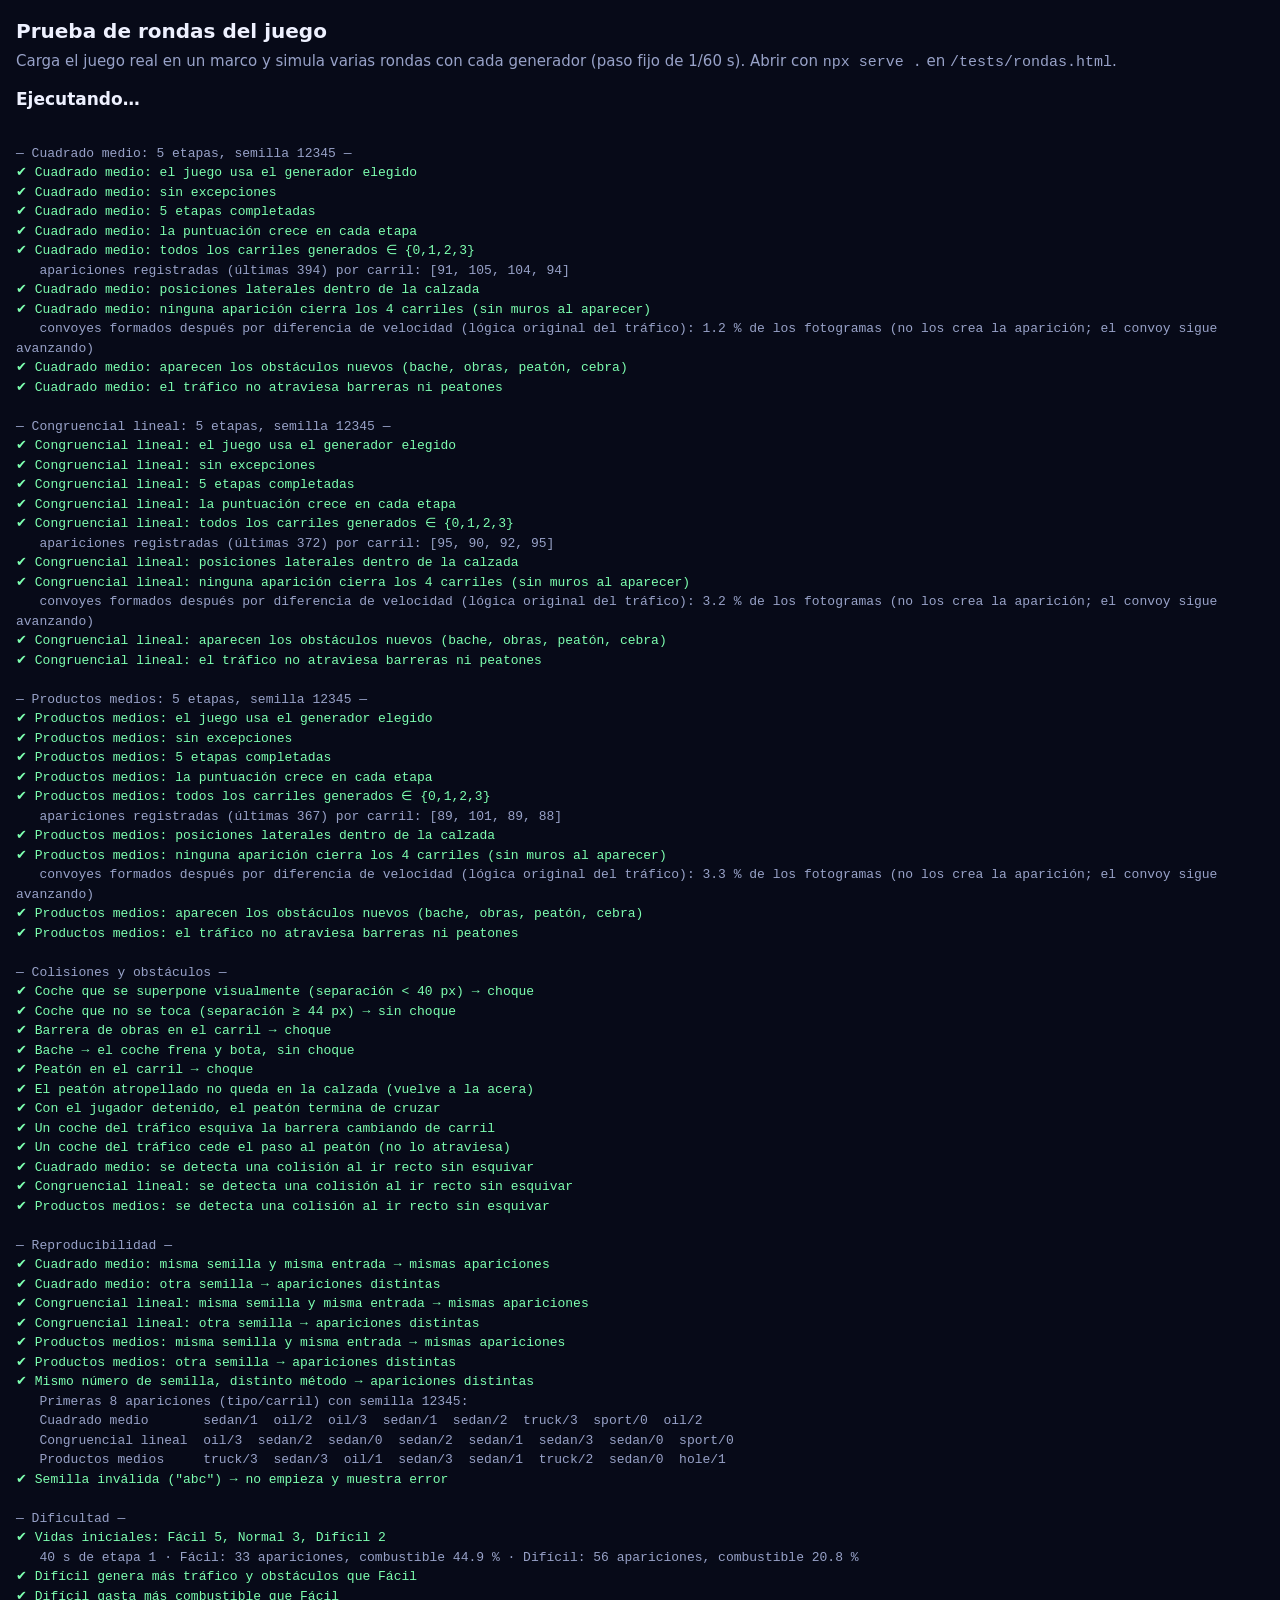
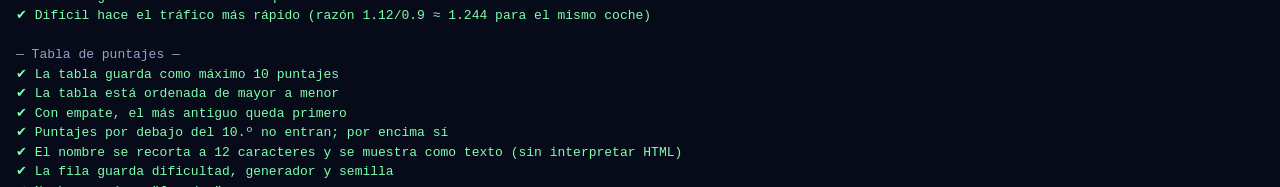
<file: road-fighter-main/tests/rondas.html>
<!DOCTYPE html>
<html lang="es">
<head>
  <meta charset="UTF-8">
  <meta name="viewport" content="width=device-width, initial-scale=1.0">
  <title>Road Fighter · Prueba de rondas</title>
  <style>
    body { margin: 0; padding: 16px; background: #070a18; color: #eef1ff; font: 15px/1.5 'Segoe UI', system-ui, sans-serif; }
    h1 { font-size: 20px; margin: 0 0 4px; }
    p { color: #98a2c8; margin: 0 0 12px; }
    #log { white-space: pre-wrap; font-family: Consolas, monospace; font-size: 13px; }
    .ok { color: #7dffb0; } .fail { color: #ff4a5f; } .info { color: #98a2c8; }
    #summary { font-weight: 700; font-size: 17px; margin: 12px 0; }
    iframe { width: 560px; height: 380px; max-width: 100%; border: 1px solid #333; margin-top: 12px; }
  </style>
</head>
<body>
  <h1>Prueba de rondas del juego</h1>
  <p>Carga el juego real en un marco y simula varias rondas con cada generador (paso fijo de 1/60 s).
     Abrir con <code>npx serve .</code> en <code>/tests/rondas.html</code>.</p>
  <div id="summary">Ejecutando…</div>
  <div id="log"></div>
  <iframe id="game" src="../index.html"></iframe>

<script>
'use strict';
const logEl = document.getElementById('log');
let passed = 0, failed = 0;
const line = (cls, txt) => { const s = document.createElement('div'); s.className = cls; s.textContent = txt; logEl.appendChild(s); };
function check(name, cond, detail) {
  if (cond) { passed++; line('ok', '✔ ' + name); }
  else { failed++; line('fail', '✘ ' + name + (detail ? '  → ' + detail : '')); }
}
const pause = () => new Promise((r) => setTimeout(r, 0));

document.getElementById('game').addEventListener('load', async () => {
  const win = document.getElementById('game').contentWindow;
  const doc = win.document;
  const errors = [];
  // Las pruebas escriben récord, tabla, dificultad y nombre: se guardan los reales para restaurarlos al final
  const STORED = ['roadfighter.hi', 'roadfighter.scores', 'roadfighter.diff', 'roadfighter.name', 'roadfighter.wallet'];
  const saved = Object.fromEntries(STORED.map((k) => [k, win.localStorage.getItem(k)]));
  win.addEventListener('error', (e) => errors.push(e.message));
  const rf = win.__RF;
  const { G, input, LANES, PLAYER_W } = rf;
  /** Objetos que cierran un carril y cuestan una vida: vehículos y barreras de obra */
  const blocks = (e) => e.mov || e.type === 'barrier';
  /** ¿Se superponen las cajas de dos objetos (con un margen de tolerancia en px)? */
  const overlap = (a, b, m) => Math.abs(a.lat - b.lat) < (a.hw + b.hw) / 2 - m && Math.abs(a.w - b.w) < (a.hh + b.hh) / 2 - m;
  const DT = 1 / 60;
  const METHODS = { 'middle-square': 'Cuadrado medio', 'lcg': 'Congruencial lineal', 'middle-product': 'Productos medios' };

  /** Empieza una partida igual que el jugador: rellena el menú y llama a startGame. */
  function start(method, seed, diff = 'normal') {
    doc.getElementById('rngMethod').value = method;
    doc.getElementById('rngSeed').value = seed;
    doc.querySelector(`input[name="diff"][value="${diff}"]`).checked = true;
    rf.wallet.credits = rf.CREDITS_MAX; // las pruebas no deben quedarse sin créditos
    G.t = 0; // reloj de animación a 0 para que dos ejecuciones sean idénticas
    rf.startGame();
    G.cd = 0;
  }

  /**
   * ¿Hay un "muro"? Es decir, una franja de la carretera del largo del coche del
   * jugador (74 px + 7 px de margen por lado) en la que los 4 carriles están
   * ocupados por vehículos o barreras, de modo que no cabe por ningún hueco.
   * @param {number} [nearW] - Si se indica, solo mira franjas cerca de esa distancia.
   */
  function wall(nearW, exclude) {
    const BAND = 88;
    const movs = G.entities.filter((e) => blocks(e) && !e.crashed && e.w > G.dist && e !== exclude);
    for (const e of movs) {
      for (const b of [e.w - e.hh / 2, e.w + e.hh / 2 - BAND]) { // franjas pegadas a cada extremo del coche
        if (nearW !== undefined && Math.abs(b - nearW) > 300) continue;
        const occ = new Set();
        for (const f of movs) {
          if (f.w + f.hh / 2 > b && f.w - f.hh / 2 < b + BAND) {
            for (let i = 0; i < LANES.length; i++) if (Math.abs(f.lat - LANES[i]) < (f.hw + PLAYER_W) / 2) occ.add(i);
          }
        }
        if (occ.size >= 4) return true;
      }
    }
    return false;
  }

  /**
   * Simula una etapa. Si 'safe' es true mantiene combustible e invulnerabilidad
   * y no deja que la curva saque al coche del asfalto (así recorre las 5 etapas);
   * acelera siempre, sin girar.
   * - spawnWalls: muros CREADOS por un vehículo recién aparecido (si se quita ese vehículo,
   *   el muro desaparece). Es lo que controla el generador junto con laneFree.
   * - convoyFrames: fotogramas con un muro formado después, al alcanzarse coches de distinta velocidad.
   * - trafficThrough: fotogramas en que un coche del tráfico atraviesa una barrera o un peatón.
   * - types: tipos de objeto que aparecieron.
   */
  function runStage(safe, maxSeconds = 150) {
    const st = { frames: 0, spawnWalls: 0, convoyFrames: 0, badLat: 0, trafficThrough: 0, types: new Set(), startScore: G.score, exception: null };
    input.up = true; input.turbo = false; input.left = input.right = false;
    try {
      while (st.frames < maxSeconds / DT) {
        if (safe) { G.invuln = 999; G.fuel = 100; G.lat = Math.max(-120, Math.min(120, G.lat)); }
        const prev = new Set(G.entities);
        rf.update(DT);
        st.frames++;
        for (const n of G.entities) {
          st.types.add(n.type);
          if (!prev.has(n) && blocks(n) && wall(n.w) && !wall(n.w, n)) st.spawnWalls++;
        }
        if (wall()) st.convoyFrames++;
        // Peatones, pasos de cebra y señales de curva están en la acera / atraviesan la calzada: no cuentan
        for (const e of G.entities) if (!['ped', 'zebra', 'sign'].includes(e.type) && Math.abs(e.lat) > 146) st.badLat++;
        const obst = G.entities.filter((o) => o.type === 'barrier' || (o.type === 'ped' && !o.crashed));
        for (const v of G.entities) {
          if (!v.mov || v.crashed) continue;
          if (obst.some((o) => overlap(v, o, 4))) { st.trafficThrough++; break; }
        }
        if (!safe && (G.crash || G.state !== 'play')) break;
        if (['stageclear', 'victory', 'gameover'].includes(G.state)) break;
      }
    } catch (e) { st.exception = e; }
    input.up = false;
    return st;
  }

  // 1. Campaña completa (5 etapas) con cada generador
  for (const [m, label] of Object.entries(METHODS)) {
    line('info', `\n— ${label}: 5 etapas, semilla 12345 —`);
    start(m, '12345');
    check(`${label}: el juego usa el generador elegido`, rf.getRng().name === label, rf.getRng().name);
    let stages = 0, spawnWalls = 0, convoy = 0, frames = 0, badLat = 0, through = 0, exc = null, scoreUp = true;
    const types = new Set();
    for (let s = 0; s < 5; s++) {
      if (s > 0) { rf.startStage(s); G.cd = 0; }
      const st = runStage(true);
      stages += (G.state === 'stageclear' || G.state === 'victory') ? 1 : 0;
      spawnWalls += st.spawnWalls; convoy += st.convoyFrames; frames += st.frames;
      badLat += st.badLat; through += st.trafficThrough; exc = exc || st.exception;
      st.types.forEach((t) => types.add(t));
      scoreUp = scoreUp && G.score > st.startScore;
      await pause();
    }
    const log = G.spawnLog;
    check(`${label}: sin excepciones`, !exc && errors.length === 0, exc ? exc.message : errors.join('; '));
    check(`${label}: 5 etapas completadas`, stages === 5 && G.state === 'victory', `etapas=${stages}, estado=${G.state}`);
    check(`${label}: la puntuación crece en cada etapa`, scoreUp, 'puntuación=' + Math.floor(G.score));
    check(`${label}: todos los carriles generados ∈ {0,1,2,3}`, log.length > 0 && log.every((x) => x.lane >= 0 && x.lane <= 3), `${log.length} apariciones`);
    const counts = [0, 0, 0, 0]; log.forEach((x) => counts[x.lane]++);
    line('info', `   apariciones registradas (últimas ${log.length}) por carril: [${counts.join(', ')}]`);
    check(`${label}: posiciones laterales dentro de la calzada`, badLat === 0, `${badLat} fuera`);
    check(`${label}: ninguna aparición cierra los 4 carriles (sin muros al aparecer)`, spawnWalls === 0, `${spawnWalls} apariciones forman muro`);
    line('info', `   convoyes formados después por diferencia de velocidad (lógica original del tráfico): ` +
      `${(100 * convoy / frames).toFixed(1)} % de los fotogramas (no los crea la aparición; el convoy sigue avanzando)`);
    const needed = ['hole', 'barrier', 'ped', 'zebra'];
    check(`${label}: aparecen los obstáculos nuevos (bache, obras, peatón, cebra)`, needed.every((t) => types.has(t)),
      'tipos vistos: ' + [...types].join(', '));
    check(`${label}: el tráfico no atraviesa barreras ni peatones`, through === 0, `${through} fotogramas con superposición`);
  }

  // 1b. Colisiones precisas y efecto de cada obstáculo (escenarios controlados)
  line('info', '\n— Colisiones y obstáculos —');
  /** Carretera vacía con el jugador en el carril 40, a 150 km/h, sin invulnerabilidad. */
  function freshRoad() {
    start('lcg', '1');
    rf.update(DT); // pasa de 'countdown' a 'play'
    G.entities = []; G.nextSpawn = G.nextFuel = G.nextPed = 1e9;
    G.invuln = 0; G.lat = 40; G.speed = 150; G.dist = 1000; G.fuel = 100;
  }
  /** Avanza la simulación 'sec' segundos o hasta que 'stop()' sea verdadero. */
  function sim(sec, stop, each) {
    for (let i = 0; i < sec / DT; i++) { if (each) each(); rf.update(DT); if (stop && stop()) return true; }
    return false;
  }

  // Precisión lateral: coche parado delante a distintas separaciones (carrocerías: 44 px de ancho)
  const hits = {};
  for (const dx of [0, 20, 30, 38, 44, 50, 60]) {
    freshRoad();
    const car = rf.addEntity('sedan', 1400, 40 + dx);
    input.up = true;
    hits[dx] = sim(3, () => !!G.crash, () => { car.speed = 0; });
    input.up = false;
  }
  check('Coche que se superpone visualmente (separación < 40 px) → choque', [0, 20, 30, 38].every((d) => hits[d]),
    JSON.stringify(hits));
  check('Coche que no se toca (separación ≥ 44 px) → sin choque', [44, 50, 60].every((d) => !hits[d]), JSON.stringify(hits));

  // Barrera de obras en el carril → choque
  freshRoad();
  rf.addEntity('barrier', 1500, 40);
  input.up = true;
  check('Barrera de obras en el carril → choque', sim(3, () => !!G.crash));
  input.up = false;

  // Bache → frena y sacude, sin choque ni pérdida de vida
  freshRoad();
  rf.addEntity('hole', 1400, 40);
  const lives0 = G.lives;
  let minSpeed = 999, bumped = false;
  input.up = true;
  sim(1.5, null, () => { if (G.bump > 0) { bumped = true; minSpeed = Math.min(minSpeed, G.speed); } });
  input.up = false;
  check('Bache → el coche frena y bota, sin choque', bumped && minSpeed < 100 && !G.crash && G.lives === lives0,
    `bump=${bumped}, velocidad mínima=${minSpeed.toFixed(0)}, choque=${!!G.crash}`);

  // Peatón cruzando delante → choque (pierde una vida); el peatón vuelve a la acera
  freshRoad();
  rf.spawnCrossing(1500);
  const ped = G.entities.find((e) => e.type === 'ped');
  ped.pstate = 'walk'; ped.lat = 40; ped.walk = 0; // detenido en mitad del carril del jugador
  input.up = true;
  check('Peatón en el carril → choque', sim(3, () => !!G.crash));
  input.up = false;
  sim(1);
  check('El peatón atropellado no queda en la calzada (vuelve a la acera)', Math.abs(ped.lat) >= 176, 'lat=' + ped.lat.toFixed(0));

  // Peatón cruza la calzada completa si el jugador está detenido
  freshRoad();
  G.speed = 0; G.lat = 120;
  rf.spawnCrossing(1500);
  const ped2 = G.entities.find((e) => e.type === 'ped');
  ped2.pstate = 'walk';
  check('Con el jugador detenido, el peatón termina de cruzar', sim(10, () => ped2.pstate === 'done') && !G.crash,
    `estado=${ped2.pstate}, lat=${ped2.lat.toFixed(0)}`);

  // El tráfico cambia de carril ante una barrera
  freshRoad();
  G.speed = 0; G.lat = -120; G.invuln = 999;
  const bar = rf.addEntity('barrier', 1700, 40);
  const car2 = rf.addEntity('sedan', 1250, 40); car2.lane = 40; car2.speed = 90;
  let carThrough = false;
  sim(8, () => car2.w > bar.w + 200, () => { if (overlap(car2, bar, 4)) carThrough = true; });
  check('Un coche del tráfico esquiva la barrera cambiando de carril', !carThrough && car2.w > bar.w && Math.abs(car2.lat - 40) > 40,
    `atravesó=${carThrough}, carril final=${car2.lat.toFixed(0)}`);

  // El tráfico cede el paso al peatón
  freshRoad();
  G.speed = 0; G.lat = 120; G.invuln = 999;
  rf.spawnCrossing(1700);
  const ped3 = G.entities.find((e) => e.type === 'ped');
  ped3.pstate = 'walk'; ped3.side = -1; ped3.lat = -150; ped3.target = 192; ped3.walk = 45;
  const car3 = rf.addEntity('sedan', 1350, -40); car3.lane = -40; car3.speed = 90;
  let pedThrough = false, waited = false;
  sim(12, () => ped3.pstate === 'done' && car3.w > ped3.w + 100, () => {
    if (overlap(car3, ped3, 2)) pedThrough = true;
    if (car3.w < ped3.w && ped3.pstate === 'walk' && Math.abs(ped3.lat - car3.lat) < 50) waited = true;
  });
  check('Un coche del tráfico cede el paso al peatón (no lo atraviesa)', !pedThrough && waited && ped3.pstate === 'done',
    `atravesó=${pedThrough}, esperó=${waited}, peatón=${ped3.pstate}`);
  await pause();

  // 2. Detección de colisiones: sin invulnerabilidad, seguir siempre por el mismo carril
  //    sin esquivar nada debe acabar en choque (con coche, barrera o peatón)
  for (const [m, label] of Object.entries(METHODS)) {
    start(m, '777');
    runStage(true, 3.5); // pasa la cuenta atrás
    G.invuln = 0;
    const lives = G.lives;
    let crashed = false;
    for (let i = 0; i < 120 / DT && !crashed; i++) {
      G.fuel = 100;
      G.lat = 40; // el conductor de prueba compensa la curva y no se sale del carril
      input.up = true;
      rf.update(DT);
      if (G.crash || G.lives < lives) crashed = true;
    }
    input.up = false;
    check(`${label}: se detecta una colisión al ir recto sin esquivar`, crashed);
    await pause();
  }

  // 3. Reproducibilidad y cambio efectivo del generador (etapa 1, misma entrada)
  line('info', '\n— Reproducibilidad —');
  const firstStage = (m, seed) => { start(m, seed); runStage(true); return JSON.stringify(G.spawnLog); };
  const logs = {};
  for (const m of Object.keys(METHODS)) {
    logs[m] = firstStage(m, '12345');
    check(`${METHODS[m]}: misma semilla y misma entrada → mismas apariciones`, firstStage(m, '12345') === logs[m]);
    check(`${METHODS[m]}: otra semilla → apariciones distintas`, firstStage(m, '54321') !== logs[m]);
    await pause();
  }
  check('Mismo número de semilla, distinto método → apariciones distintas',
    logs['middle-square'] !== logs['lcg'] && logs['lcg'] !== logs['middle-product'] && logs['middle-square'] !== logs['middle-product']);
  line('info', '   Primeras 8 apariciones (tipo/carril) con semilla 12345:');
  for (const m of Object.keys(METHODS)) {
    line('info', `   ${METHODS[m].padEnd(20)} ` + JSON.parse(logs[m]).slice(0, 8).map((x) => `${x.type}/${x.lane}`).join('  '));
  }

  // 4. Semilla inválida: no debe empezar la partida
  doc.getElementById('rngSeed').value = 'abc';
  G.state = 'menu';
  rf.startGame();
  check('Semilla inválida ("abc") → no empieza y muestra error', G.state === 'menu' && doc.getElementById('rngInfo').classList.contains('error'),
    doc.getElementById('rngInfo').textContent);

  // 5. Dificultad
  line('info', '\n— Dificultad —');
  const livesBy = {};
  for (const d of ['easy', 'normal', 'hard']) { start('lcg', '12345', d); livesBy[d] = G.lives; }
  check('Vidas iniciales: Fácil 5, Normal 3, Difícil 2', livesBy.easy === 5 && livesBy.normal === 3 && livesBy.hard === 2, JSON.stringify(livesBy));

  /** Juega 40 s de la etapa 1 con la dificultad dada y mide apariciones, combustible y velocidad del primer coche. */
  function measure(d) {
    start('lcg', '12345', d);
    let firstCarSpeed = null;
    input.up = true;
    sim(40, null, () => {
      G.invuln = 999; G.lat = Math.max(-120, Math.min(120, G.lat));
      if (firstCarSpeed === null) {
        const c = G.entities.find((e) => e.mov);
        if (c) firstCarSpeed = c.speed;
      }
    });
    input.up = false;
    return { spawns: G.spawnTotal, fuel: G.fuel, firstCarSpeed };
  }
  const easy = measure('easy'), hard = measure('hard');
  line('info', `   40 s de etapa 1 · Fácil: ${easy.spawns} apariciones, combustible ${easy.fuel.toFixed(1)} % · ` +
    `Difícil: ${hard.spawns} apariciones, combustible ${hard.fuel.toFixed(1)} %`);
  check('Difícil genera más tráfico y obstáculos que Fácil', hard.spawns > easy.spawns, `${hard.spawns} vs ${easy.spawns}`);
  check('Difícil gasta más combustible que Fácil', hard.fuel < easy.fuel, `${hard.fuel.toFixed(1)} vs ${easy.fuel.toFixed(1)}`);
  // Misma semilla: el primer coche sale con el mismo u, así que la razón de velocidades es 1.12 / 0.9
  const ratio = hard.firstCarSpeed / easy.firstCarSpeed;
  check('Difícil hace el tráfico más rápido (razón 1.12/0.9 ≈ 1.244 para el mismo coche)', Math.abs(ratio - 1.12 / 0.9) < 0.001, 'razón=' + ratio.toFixed(4));
  await pause();

  // 6. Tabla de puntajes
  line('info', '\n— Tabla de puntajes —');
  win.localStorage.removeItem(rf.SCORES_KEY);
  const pts = [500, 1200, 300, 4100, 800, 2500, 2500, 50, 3300, 900, 1500, 700];
  pts.forEach((p, i) => rf.addHighScore({ name: 'J' + i, score: p, stage: 1, diff: 'normal', method: 'lcg', seed: 1 }));
  const list = rf.loadScores();
  check('La tabla guarda como máximo 10 puntajes', list.length === 10, 'longitud=' + list.length);
  check('La tabla está ordenada de mayor a menor', list.every((s, i) => i === 0 || list[i - 1].score >= s.score), list.map((s) => s.score).join(','));
  check('Con empate, el más antiguo queda primero', list.findIndex((s) => s.name === 'J5') < list.findIndex((s) => s.name === 'J6'));
  check('Puntajes por debajo del 10.º no entran; por encima sí', !rf.qualifies(list[9].score) && rf.qualifies(list[9].score + 1),
    'mínimo=' + list[9].score);
  rf.addHighScore({ name: '<b>Ana</b> con un nombre muy largo', score: 9999, stage: 3, diff: 'hard', method: 'middle-square', seed: 42 });
  rf.renderScores(1);
  const firstRow = doc.querySelector('#scoresBody tr');
  check('El nombre se recorta a 12 caracteres y se muestra como texto (sin interpretar HTML)',
    firstRow.children[1].textContent === '<b>Ana</b> c' && !firstRow.querySelector('b'), firstRow.children[1].innerHTML);
  check('La fila guarda dificultad, generador y semilla', /Difícil/.test(firstRow.textContent) && /Cuad\. medio\s*semilla 42/.test(firstRow.textContent),
    firstRow.textContent);
  rf.addHighScore({ name: '   ', score: 10000, stage: 1, diff: 'easy', method: 'lcg', seed: 7 });
  check('Nombre vacío → "Jugador"', rf.loadScores()[0].name === 'Jugador', rf.loadScores()[0].name);

  // Flujo real: Game Over con puntuación alta → formulario → guardar
  win.localStorage.removeItem(rf.SCORES_KEY);
  start('middle-product', '2024', 'hard');
  rf.update(DT);
  G.score = 5000;
  rf.gameOver('Prueba');
  const form = doc.querySelector('#gameover [data-entry]');
  check('Game Over con puntuación que entra en la tabla → aparece el formulario de nombre', !form.classList.contains('hidden'));
  form.querySelector('input').value = 'Tester';
  form.requestSubmit();
  const top = rf.loadScores()[0] || {};
  check('Al guardar, la tabla registra nombre, puntos, dificultad, generador y semilla',
    top.name === 'Tester' && top.score === 5000 && top.diff === 'hard' && top.method === 'middle-product' && top.seed === 2024,
    JSON.stringify(top));
  check('El formulario se oculta y no permite guardar dos veces', form.classList.contains('hidden') && G.scoreSaved);

  // 7. Generador de tableros: trazado de cada etapa
  line('info', '\n— Generador de tableros (trazado) —');
  const savedTrack = G.track;
  /** Muestrea un trazado cada 10 px: pendiente máxima, desplazamiento máximo y tramos rectos de salida y llegada */
  function inspect(t) {
    G.track = t;
    let maxSlope = 0, maxOff = 0, startOk = true, endOk = true, travel = 0, prev = 0;
    const xEnd = rf.roadCenter(t.len);
    for (let w = 0; w <= t.len; w += 10) {
      const x = rf.roadCenter(w), s = Math.abs(rf.roadCenter(w + 1) - x);
      maxSlope = Math.max(maxSlope, s); maxOff = Math.max(maxOff, Math.abs(x));
      travel += Math.abs(x - prev); prev = x;
      if (w <= 3200 && Math.abs(x) > 1e-9) startOk = false;
      if (w >= t.len - 2600 && Math.abs(x - xEnd) > 1e-9) endOk = false;
    }
    // avgSlope: desplazamiento lateral total por cada px recorrido (cuánto "gira" la pista en promedio)
    return { maxSlope, maxOff, startOk, endOk, avgSlope: travel / t.len, curves: t.curves.length, sharp: t.curves.filter((c) => c.sharp).length };
  }
  const build = (i, m, s, d) => rf.buildTrack(i, m, s, d, rf.STAGES[i].len);
  check('Misma semilla, método, etapa y dificultad → mismo trazado',
    Object.keys(METHODS).every((m) => JSON.stringify(build(2, m, 12345, 'normal').pts) === JSON.stringify(build(2, m, 12345, 'normal').pts)));
  check('Otra semilla → otro trazado', JSON.stringify(build(2, 'lcg', 12345, 'normal').pts) !== JSON.stringify(build(2, 'lcg', 54321, 'normal').pts));
  check('Otro método con la misma semilla → otro trazado',
    JSON.stringify(build(2, 'lcg', 12345, 'normal').pts) !== JSON.stringify(build(2, 'middle-square', 12345, 'normal').pts));
  check('Cada etapa tiene su propio trazado', JSON.stringify(build(0, 'lcg', 12345, 'normal').pts) !== JSON.stringify(build(1, 'lcg', 12345, 'normal').pts));

  let worstSlope = 0, worstOff = 0, straightOk = true, n = 0, slopeOverDiff = 0;
  const slopeBy = { easy: 0, normal: 0, hard: 0 };
  const sharpBy = { 0: 0, 4: 0 }, offBy = { easy: 0, hard: 0 };
  for (const m of Object.keys(METHODS)) {
    for (const s of [1, 777, 2024, 12345, 99999]) {
      for (let i = 0; i < 5; i++) {
        for (const d of ['easy', 'normal', 'hard']) {
          const t = build(i, m, s, d), r = inspect(t);
          worstSlope = Math.max(worstSlope, r.maxSlope); worstOff = Math.max(worstOff, r.maxOff);
          if (r.maxSlope > rf.DIFFS[d].slope + 0.002) slopeOverDiff++;
          slopeBy[d] = Math.max(slopeBy[d], r.maxSlope);
          straightOk = straightOk && r.startOk && r.endOk; n++;
          if (d === 'normal' && (i === 0 || i === 4)) sharpBy[i] += r.sharp;
          if (i === 4 && d !== 'normal') offBy[d] += r.avgSlope;
        }
      }
    }
    await pause();
  }
  line('info', `   ${n} trazados revisados · pendiente máxima Fácil ${slopeBy.easy.toFixed(3)}, Normal ${slopeBy.normal.toFixed(3)}, ` +
    `Difícil ${slopeBy.hard.toFixed(3)} (antes, con senos fijos: ~0.088) · desplazamiento máximo ${worstOff.toFixed(0)} px`);
  check('Pendiente nunca mayor que el límite de su dificultad (0.12 / 0.16 / 0.19)', slopeOverDiff === 0, `${slopeOverDiff} trazados lo superan`);
  line('info', `   Curvas cerradas (15 trazados por etapa, Normal) · etapa 1: ${sharpBy[0]} · etapa 5: ${sharpBy[4]}`);
  check(`Pendiente nunca mayor que el límite (${rf.MAX_SLOPE})`, worstSlope <= rf.MAX_SLOPE + 0.002, worstSlope.toFixed(4));
  check(`Desplazamiento lateral nunca mayor que ${rf.MAX_OFFSET} px`, worstOff <= rf.MAX_OFFSET + 1e-9, worstOff.toFixed(1));
  check('Salida (primeros 3200 px) y llegada (últimos 2600 px) rectas', straightOk);
  check('Las etapas avanzadas tienen más curvas cerradas que la primera', sharpBy[4] > sharpBy[0], `${sharpBy[4]} vs ${sharpBy[0]}`);
  check('Difícil tiene más curva que Fácil (desplazamiento lateral por px, etapa 5)', offBy.hard > offBy.easy,
    `difícil ${(offBy.hard / 15).toFixed(4)} vs fácil ${(offBy.easy / 15).toFixed(4)}`);
  G.track = savedTrack;

  // Las señales de curva aparecen antes de cada curva cerrada
  start('lcg', '12345');
  const signs = G.entities.filter((e) => e.type === 'sign');
  const sharpCurves = G.track.curves.filter((c) => c.sharp);
  check('Hay una señal de curva peligrosa antes de cada curva cerrada', signs.length === sharpCurves.length &&
    sharpCurves.every((c) => signs.some((s) => s.w < c.w0 && c.w0 - s.w <= 300 && s.dir === c.dir)),
    `${signs.length} señales, ${sharpCurves.length} curvas cerradas`);

  // 8. Créditos de juego y premios
  line('info', '\n— Créditos de juego y premios —');
  rf.wallet.credits = 1;
  doc.querySelector('input[name="diff"][value="normal"]').checked = true;
  doc.getElementById('rngSeed').value = '12345';
  G.state = 'menu';
  const played0 = rf.wallet.played;
  rf.startGame();
  check('Empezar una partida cuesta 1 crédito', rf.wallet.credits === 0 && rf.wallet.played === played0 + 1 && G.state === 'countdown',
    `créditos=${rf.wallet.credits}, estado=${G.state}`);
  G.state = 'gameover';
  rf.startGame();
  check('Sin créditos no se puede jugar: vuelve al menú con aviso', G.state === 'menu' &&
    /Sin créditos/.test(doc.getElementById('rngInfo').textContent), doc.getElementById('rngInfo').textContent);
  const ins0 = rf.wallet.inserted;
  rf.insertCoin();
  check('Insertar ficha suma 1 crédito', rf.wallet.credits === 1 && rf.wallet.inserted === ins0 + 1);
  rf.wallet.credits = rf.CREDITS_MAX;
  rf.insertCoin();
  check(`Los créditos no pasan de ${rf.CREDITS_MAX}`, rf.wallet.credits === rf.CREDITS_MAX);
  check('Cada movimiento queda en el historial', rf.wallet.history.length > 0 && /Ficha insertada/.test(rf.wallet.history[0].text),
    rf.wallet.history[0] && rf.wallet.history[0].text);

  // Vida extra cada 10 000 puntos
  start('lcg', '12345');
  rf.update(DT);
  const L0 = G.lives;
  G.score = rf.EXTRA_LIFE_EVERY; rf.update(DT);
  const L1 = G.lives;
  G.score = 3.05 * rf.EXTRA_LIFE_EVERY; rf.update(DT);
  check('Premio: +1 vida al llegar a 10 000 puntos y otra por cada 10 000 más', L1 === L0 + 1 && G.lives === L0 + 3 &&
    G.prizes.length === 3, `vidas ${L0} → ${L1} → ${G.lives}, premios=${G.prizes.length}`);

  // +1 crédito al completar el campeonato
  start('lcg', '12345');
  rf.wallet.credits = 5;
  rf.startStage(4); G.cd = 0; rf.update(DT);
  rf.finishStage();
  sim(4, () => G.state === 'victory');
  check('Premio: +1 crédito al completar las 5 etapas', G.state === 'victory' && rf.wallet.credits === 6 &&
    G.prizes.some((p) => /campeonato/.test(p)) && !doc.querySelector('#victory [data-prizes]').classList.contains('hidden'),
    `estado=${G.state}, créditos=${rf.wallet.credits}, premios=${G.prizes.join(' | ')}`);

  // +1 crédito al quedar en el top 3
  win.localStorage.removeItem(rf.SCORES_KEY);
  start('lcg', '12345');
  rf.update(DT);
  rf.wallet.credits = 2;
  G.score = 7777;
  rf.gameOver('Prueba');
  const f2 = doc.querySelector('#gameover [data-entry]');
  f2.querySelector('input').value = 'Podio';
  f2.requestSubmit();
  check('Premio: +1 crédito al quedar en el top 3 del ranking', rf.wallet.credits === 3 &&
    /Premio/.test(doc.querySelector('#gameover [data-saved]').textContent), doc.querySelector('#gameover [data-saved]').textContent);

  for (const k of STORED) {
    if (saved[k] === null) win.localStorage.removeItem(k);
    else win.localStorage.setItem(k, saved[k]);
  }

  const sum = document.getElementById('summary');
  sum.textContent = `${passed} comprobaciones superadas, ${failed} fallidas`;
  sum.className = failed ? 'fail' : 'ok';
  window.__RESULT = { passed, failed };
});
</script>
</body>
</html>
</file>
<file: style.css>
/* ==========================================================================
   ROAD FIGHTER · Hoja de estilos (CSS3)
   Estética retro-arcade futurista con Glassmorphism, efectos de iluminación
   de neón, tipografías dinámicas y adaptación responsive completa.
   ========================================================================== */

/* --------------------------------------------------------------------------
   1. VARIABLES DE DISEÑO (DESIGN TOKENS)
   Paleta de colores, tipografías y valores globales reutilizables.
   -------------------------------------------------------------------------- */
:root {
  --bg: #070a18;                        /* Fondo oscuro espacial */
  --ink: #eef1ff;                       /* Color de texto principal */
  --muted: #98a2c8;                     /* Color secundario / atenuado */
  --accent: #ff3d54;                    /* Rojo neón principal (Road Fighter) */
  --accent-2: #ffb02e;                  /* Ámbar / dorado para récords y avisos */
  --cyan: #2ee6d6;                      /* Cian eléctrico para velocidad y destaques */
  --glass: rgba(16, 20, 44, 0.62);      /* Fondo translúcido con desenfoque */
  --glass-brd: rgba(255, 255, 255, 0.12); /* Borde sutil reflectante */
  --font-display: 'Orbitron', 'Segoe UI', system-ui, sans-serif; /* Títulos y números arcade */
  --font-body: 'Rajdhani', 'Segoe UI', system-ui, sans-serif;    /* Textos descriptivos */
}

/* --------------------------------------------------------------------------
   2. RESETEO GLOBAL Y ESTILOS BASE
   Garantiza que el layout ocupe el 100% de la ventana sin scrollbars molestos.
   -------------------------------------------------------------------------- */
* {
  box-sizing: border-box;
  margin: 0;
  padding: 0;
}

html,
body {
  height: 100%;
}

body {
  background: var(--bg);
  color: var(--ink);
  font-family: var(--font-body);
  font-size: 17px;
  overflow: hidden;             /* Evita scroll indeseado durante el juego */
  -webkit-user-select: none;    /* Impide selección accidental de texto al jugar */
  user-select: none;
  touch-action: none;           /* Desactiva zoom y gestos por defecto en móviles */
}

/* --------------------------------------------------------------------------
   3. FONDO AMBIENTAL PROCEDURAL
   Capa fija al fondo con resplandor difuminado (glow) y líneas diagonales retro.
   -------------------------------------------------------------------------- */
.bg {
  position: fixed;
  inset: 0;
  z-index: 0;
  overflow: hidden;
  background: radial-gradient(1200px 700px at 50% -10%, #1b1f4d 0%, #0a0d22 55%, #05060f 100%);
}

/* Esferas de luz difuminadas que se mueven suavemente */
.bg-glow {
  position: absolute;
  width: 60vmax;
  height: 60vmax;
  border-radius: 50%;
  filter: blur(90px);
  opacity: .35;
  animation: drift 18s ease-in-out infinite alternate;
}

.bg-glow.g1 {
  background: #ff3d54;
  left: -20vmax;
  bottom: -30vmax;
}

.bg-glow.g2 {
  background: #2e6bff;
  right: -22vmax;
  top: -28vmax;
  animation-delay: -7s;
}

/* Líneas diagonales animadas estilo scanline / velocidad */
.bg-lines {
  position: absolute;
  inset: 0;
  opacity: .5;
  background-image: repeating-linear-gradient(115deg, transparent 0 46px, rgba(255, 255, 255, .035) 46px 48px);
  animation: slide 6s linear infinite;
}

@keyframes drift {
  to {
    transform: translate(6vmax, -4vmax) scale(1.15);
  }
}

@keyframes slide {
  to {
    background-position: 96px 0;
  }
}

/* --------------------------------------------------------------------------
   4. ESTRUCTURA Y LAYOUT PRINCIPAL
   Organiza los paneles laterales y el mueble central arcade en pantalla completa.
   -------------------------------------------------------------------------- */
.app {
  position: relative;
  z-index: 1;
  height: 100%;
  display: flex;
  align-items: center;
  justify-content: center;
  gap: 28px;
  padding: 14px;
}

/* Marco contenedor del canvas de juego (simula un monitor de máquina arcade) */
.game-wrap {
  position: relative;
  height: min(100%, 820px);
  aspect-ratio: 560 / 760;      /* Mantiene la proporción vertical clásica arcade */
  border-radius: 18px;
  overflow: hidden;
  background: #000;
  /* Múltiples capas de sombra con resplandor neón exterior */
  box-shadow: 0 0 0 2px rgba(255, 255, 255, .1),
              0 0 0 7px rgba(8, 10, 24, .9),
              0 0 0 9px rgba(255, 61, 84, .55),
              0 30px 90px rgba(0, 0, 0, .7),
              0 0 120px rgba(255, 61, 84, .22);
}

#game {
  width: 100%;
  height: 100%;
  display: block;
}

/* --------------------------------------------------------------------------
   5. PANELES LATERALES (CONTROLES Y GUÍA)
   Paneles translúcidos de vidrio esmerilado (Glassmorphism) con borde brillante.
   -------------------------------------------------------------------------- */
.panel {
  width: 250px;
  flex-shrink: 0;
  padding: 22px 20px;
  background: var(--glass);
  border: 1px solid var(--glass-brd);
  border-radius: 18px;
  backdrop-filter: blur(14px);
  -webkit-backdrop-filter: blur(14px);
  box-shadow: 0 20px 50px rgba(0, 0, 0, .4), inset 0 1px 0 rgba(255, 255, 255, .08);
}

.panel h2 {
  font-family: var(--font-display);
  font-size: 14px;
  letter-spacing: .28em;
  text-transform: uppercase;
  background: linear-gradient(90deg, var(--accent-2), var(--accent));
  -webkit-background-clip: text;
  background-clip: text;
  color: transparent;
  margin-bottom: 18px;
}

/* Lista de atajos de teclado */
.keys {
  list-style: none;
  display: grid;
  gap: 14px;
}

.keys li {
  display: grid;
  grid-template-columns: auto auto auto;
  align-items: center;
  justify-content: start;
  gap: 8px;
}

.keys li p {
  grid-column: 1 / -1;
  color: var(--muted);
  font-weight: 600;
  font-size: 15px;
  letter-spacing: .04em;
}

.kbd-group {
  display: flex;
  gap: 4px;
}

.or {
  color: var(--muted);
  font-size: 13px;
  opacity: .7;
}

/* Teclas con relieve tridimensional físico tipo teclado mecánico */
kbd {
  display: inline-grid;
  place-items: center;
  min-width: 32px;
  height: 32px;
  padding: 0 8px;
  font-family: var(--font-display);
  font-size: 12px;
  font-weight: 700;
  color: #fff;
  background: linear-gradient(#2c3270, #1a1e47);
  border: 1px solid rgba(255, 255, 255, .22);
  border-bottom-width: 3px;     /* Simula la profundidad de la tecla */
  border-radius: 8px;
  box-shadow: 0 3px 8px rgba(0, 0, 0, .4);
}

kbd.wide {
  padding: 0 12px;
}

/* Lista de elementos de la guía derecha */
.legend {
  list-style: none;
  display: grid;
  gap: 14px;
}

.legend li {
  display: flex;
  align-items: center;
  gap: 12px;
}

.legend canvas {
  width: 52px;
  height: 52px;
  flex-shrink: 0;
  background: rgba(255, 255, 255, .05);
  border-radius: 12px;
  border: 1px solid var(--glass-brd);
}

.legend b {
  display: block;
  font-size: 16px;
}

.legend span {
  color: var(--muted);
  font-size: 14px;
  line-height: 1.15;
  display: block;
}

/* Caja de sugerencias / consejo pro */
.tip {
  margin-top: 20px;
  padding: 12px 14px;
  border-radius: 12px;
  background: rgba(255, 176, 46, .09);
  border: 1px solid rgba(255, 176, 46, .28);
}

.tip b {
  color: var(--accent-2);
  font-family: var(--font-display);
  font-size: 11px;
  letter-spacing: .2em;
  text-transform: uppercase;
  display: block;
  margin-bottom: 4px;
}

.tip span {
  color: #e5e0cf;
  font-size: 14.5px;
  line-height: 1.2;
  display: block;
}

/* --------------------------------------------------------------------------
   6. CAPAS SUPERPUESTAS (OVERLAYS Y DIÁLOGOS MODALES)
   Menú principal, pausa, etapa superada, game over y victoria.
   -------------------------------------------------------------------------- */
.overlay {
  position: absolute;
  inset: 0;
  display: grid;
  place-items: center;
  padding: 18px;
  background: radial-gradient(circle at 50% 40%, rgba(10, 13, 34, .55), rgba(4, 5, 14, .86));
  backdrop-filter: blur(5px);
  -webkit-backdrop-filter: blur(5px);
  transition: opacity .35s ease, visibility .35s;
  z-index: 5;
}

.overlay.hidden {
  opacity: 0;
  visibility: hidden;
  pointer-events: none;
}

.overlay.hidden .card {
  transform: translateY(18px) scale(.97);
}

/* Tarjeta contenedora de cada diálogo */
.card {
  width: min(100%, 400px);
  text-align: center;
  padding: 30px 26px 26px;
  background: linear-gradient(160deg, rgba(34, 40, 84, .82), rgba(12, 15, 36, .9));
  border: 1px solid var(--glass-brd);
  border-radius: 22px;
  box-shadow: 0 30px 80px rgba(0, 0, 0, .6), inset 0 1px 0 rgba(255, 255, 255, .12);
  transition: transform .4s cubic-bezier(.2, .9, .3, 1.2);
  display: grid;
  gap: 14px;
  justify-items: center;
}

/* Variantes temáticas para derrotas y victorias */
.card-danger {
  border-color: rgba(255, 61, 84, .45);
  box-shadow: 0 30px 80px rgba(0, 0, 0, .6), 0 0 60px rgba(255, 61, 84, .25);
}

.card-gold {
  border-color: rgba(255, 200, 60, .5);
  box-shadow: 0 30px 80px rgba(0, 0, 0, .6), 0 0 60px rgba(255, 190, 40, .28);
}

.eyebrow {
  font-family: var(--font-display);
  font-size: 12px;
  letter-spacing: .32em;
  text-transform: uppercase;
  color: var(--cyan);
}

.title {
  font-family: var(--font-display);
  font-weight: 900;
  font-size: 30px;
  line-height: 1.1;
  text-transform: uppercase;
  background: linear-gradient(180deg, #fff, #ffd9a0 60%, #ff7a4a);
  -webkit-background-clip: text;
  background-clip: text;
  color: transparent;
}

.card-danger .title {
  background: linear-gradient(180deg, #fff, #ff9aa6 60%, #ff3d54);
  -webkit-background-clip: text;
  background-clip: text;
}

/* Logotipo retro icónico de ROAD FIGHTER */
.logo {
  display: grid;
  line-height: .95;
  font-family: var(--font-display);
  font-weight: 900;
  font-style: italic;
  text-transform: uppercase;
  transform: skewX(-6deg);       /* Inclinación aerodinámica arcade */
}

.logo span {
  display: block;
  background: linear-gradient(180deg, #fff 8%, #ffd34d 45%, #ff3d54 95%);
  -webkit-background-clip: text;
  background-clip: text;
  color: transparent;
  filter: drop-shadow(0 4px 0 rgba(120, 10, 30, .65)) drop-shadow(0 0 22px rgba(255, 61, 84, .45));
}

.logo span:first-child {
  font-size: 54px;
  letter-spacing: .08em;
}

.logo span:last-child {
  font-size: 62px;
  letter-spacing: .02em;
}

.tagline {
  color: var(--muted);
  font-size: 18px;
  font-weight: 600;
  max-width: 28ch;
}

/* Estadísticas del menú */
.menu-stats {
  display: flex;
  gap: 14px;
}

.menu-stats div {
  min-width: 120px;
  padding: 10px 14px;
  border-radius: 12px;
  background: rgba(255, 255, 255, .05);
  border: 1px solid var(--glass-brd);
}

.menu-stats small {
  display: block;
  color: var(--muted);
  font-size: 12px;
  letter-spacing: .2em;
  text-transform: uppercase;
}

.menu-stats strong {
  font-family: var(--font-display);
  font-size: 20px;
  color: var(--accent-2);
}

/* Lista de resultados y bonificaciones al completar una etapa */
.results {
  width: 100%;
  display: grid;
  gap: 8px;
}

.results > div {
  display: flex;
  justify-content: space-between;
  align-items: baseline;
  padding: 8px 14px;
  border-radius: 10px;
  background: rgba(255, 255, 255, .05);
}

.results dt {
  color: var(--muted);
  font-weight: 600;
  font-size: 16px;
}

.results dd {
  font-family: var(--font-display);
  font-weight: 700;
  font-size: 17px;
}

.results .total {
  background: linear-gradient(90deg, rgba(255, 176, 46, .2), rgba(255, 61, 84, .2));
  border: 1px solid rgba(255, 176, 46, .35);
}

.results .total dd {
  color: var(--accent-2);
  font-size: 22px;
}

.newrecord {
  color: var(--accent-2);
  font-family: var(--font-display);
  font-size: 14px;
  letter-spacing: .15em;
  animation: pulse 1s ease-in-out infinite;
}

.newrecord.hidden {
  display: none;
}

/* --------------------------------------------------------------------------
   7. BOTONES E INTERACCIONES
   Botones principales con pulsación luminosa, hover y active elásticos.
   -------------------------------------------------------------------------- */
.btn {
  width: 100%;
  cursor: pointer;
  border: 0;
  border-radius: 14px;
  padding: 14px 20px;
  font-family: var(--font-display);
  font-weight: 700;
  font-size: 15px;
  letter-spacing: .14em;
  text-transform: uppercase;
  color: #fff;
  transition: transform .15s ease, box-shadow .2s ease, filter .2s ease;
}

.btn-primary {
  background: linear-gradient(135deg, #ff4a5f, #ff8a2b);
  box-shadow: 0 10px 28px rgba(255, 61, 84, .45), inset 0 1px 0 rgba(255, 255, 255, .35);
  animation: glow 2.2s ease-in-out infinite;
}

.btn-ghost {
  background: rgba(255, 255, 255, .07);
  border: 1px solid var(--glass-brd);
}

.btn:hover {
  transform: translateY(-2px) scale(1.02);
  filter: brightness(1.1);
}

.btn:active {
  transform: translateY(1px) scale(.98);
}

.btn:focus-visible {
  outline: 2px solid var(--cyan);
  outline-offset: 3px;
}

.hint {
  color: var(--muted);
  font-size: 15px;
}

.hint kbd {
  min-width: 24px;
  height: 24px;
  font-size: 10px;
  padding: 0 6px;
}

@keyframes glow {
  50% {
    box-shadow: 0 10px 40px rgba(255, 100, 60, .7), inset 0 1px 0 rgba(255, 255, 255, .35);
  }
}

@keyframes pulse {
  50% {
    opacity: .55;
    transform: scale(1.05);
  }
}

/* --------------------------------------------------------------------------
   8. BOTONES FLOTANTES SUPERIORES (SILENCIO Y CÁMARA DUAL)
   -------------------------------------------------------------------------- */
/* Botón de silenciar */
.mute-btn {
  position: absolute;
  top: 76px;
  left: 14px;
  z-index: 4;
  width: 34px;
  height: 34px;
  border-radius: 10px;
  cursor: pointer;
  display: grid;
  place-items: center;
  color: #fff;
  background: rgba(10, 14, 30, .6);
  border: 1px solid var(--glass-brd);
  transition: background .2s, transform .15s;
}

.mute-btn:hover {
  background: rgba(255, 61, 84, .5);
  transform: scale(1.08);
}

.mute-btn.off {
  color: #ff7a88;
}

/* Botón de alternancia de cámara (1ª Persona 3D / Cenital 2D) */
.cam-btn {
  position: absolute;
  top: 76px;
  right: 14px;
  z-index: 4;
  height: 34px;
  padding: 0 10px;
  border-radius: 10px;
  cursor: pointer;
  display: flex;
  align-items: center;
  gap: 6px;
  color: #fff;
  background: rgba(10, 14, 30, .65);
  border: 1px solid var(--glass-brd);
  font-family: var(--font-display);
  font-size: 10px;
  font-weight: 700;
  letter-spacing: .08em;
  transition: background .2s, transform .15s, border-color .2s;
}

.cam-btn:hover {
  background: rgba(46, 230, 214, .35);
  border-color: rgba(46, 230, 214, .6);
  transform: scale(1.04);
}

.cam-btn.active {
  color: var(--cyan);
  border-color: rgba(46, 230, 214, .5);
}

/* --------------------------------------------------------------------------
   9. CONTROLES TÁCTILES VIRTUALES (PARA MÓVILES Y PANTALLAS TÁCTILES)
   -------------------------------------------------------------------------- */
.touch {
  display: none;                /* Oculto en ordenadores de sobremesa por defecto */
  position: absolute;
  left: 0;
  right: 0;
  bottom: 0;
  z-index: 3;
  padding: 12px;
  justify-content: space-between;
  align-items: flex-end;
  pointer-events: none;
}

.touch-side {
  display: flex;
  gap: 10px;
  align-items: flex-end;
}

.touch button {
  pointer-events: auto;
  width: 64px;
  height: 64px;
  border-radius: 50%;
  border: 2px solid rgba(255, 255, 255, .35);
  color: #fff;
  font-size: 22px;
  background: rgba(15, 20, 48, .55);
  backdrop-filter: blur(6px);
  touch-action: none;
}

.touch button.gas {
  background: rgba(46, 230, 120, .45);
  height: 84px;
  width: 84px;
}

.touch button.brake {
  background: rgba(255, 61, 84, .45);
}

.touch button.small {
  width: 56px;
  height: 56px;
  font-size: 10px;
  font-family: var(--font-display);
}

.touch button.active {
  transform: scale(.92);
  background: rgba(255, 255, 255, .4);
}

/* Detección de dispositivos táctiles reales */
@media (pointer: coarse) {
  .touch {
    display: flex;
  }

  .mute-btn {
    top: auto;
    bottom: 120px;
  }

  .cam-btn {
    top: auto;
    bottom: 120px;
    right: 14px;
  }
}

/* --------------------------------------------------------------------------
   10. ADAPTACIÓN RESPONSIVE Y ACCESIBILIDAD
   -------------------------------------------------------------------------- */
/* En pantallas pequeñas, ocultar los paneles laterales y centrar el juego */
@media (max-width: 1000px) {
  .panel {
    display: none;
  }
}

/* Respeto a las preferencias de usuarios con sensibilidad al movimiento */
@media (prefers-reduced-motion: reduce) {
  * {
    animation: none !important;
    transition: none !important;
  }
}
</file>
<file: road-fighter-main/style.css>
/* ==========================================================================
   ROAD FIGHTER · Hoja de estilos (CSS3)
   Estética retro-arcade futurista con Glassmorphism, efectos de iluminación
   de neón, tipografías dinámicas y adaptación responsive completa.
   ========================================================================== */

/* --------------------------------------------------------------------------
   1. VARIABLES DE DISEÑO (DESIGN TOKENS)
   Paleta de colores, tipografías y valores globales reutilizables.
   -------------------------------------------------------------------------- */
:root {
  --bg: #070a18;                        /* Fondo oscuro espacial */
  --ink: #eef1ff;                       /* Color de texto principal */
  --muted: #98a2c8;                     /* Color secundario / atenuado */
  --accent: #ff3d54;                    /* Rojo neón principal (Road Fighter) */
  --accent-2: #ffb02e;                  /* Ámbar / dorado para récords y avisos */
  --cyan: #2ee6d6;                      /* Cian eléctrico para velocidad y destaques */
  --glass: rgba(16, 20, 44, 0.62);      /* Fondo translúcido con desenfoque */
  --glass-brd: rgba(255, 255, 255, 0.12); /* Borde sutil reflectante */
  --font-display: 'Orbitron', 'Segoe UI', system-ui, sans-serif; /* Títulos y números arcade */
  --font-body: 'Rajdhani', 'Segoe UI', system-ui, sans-serif;    /* Textos descriptivos */
}

/* --------------------------------------------------------------------------
   2. RESETEO GLOBAL Y ESTILOS BASE
   Garantiza que el layout ocupe el 100% de la ventana sin scrollbars molestos.
   -------------------------------------------------------------------------- */
* {
  box-sizing: border-box;
  margin: 0;
  padding: 0;
}

html,
body {
  height: 100%;
}

body {
  background: var(--bg);
  color: var(--ink);
  font-family: var(--font-body);
  font-size: 17px;
  overflow: hidden;             /* Evita scroll indeseado durante el juego */
  -webkit-user-select: none;    /* Impide selección accidental de texto al jugar */
  user-select: none;
  touch-action: none;           /* Desactiva zoom y gestos por defecto en móviles */
}

/* --------------------------------------------------------------------------
   3. FONDO AMBIENTAL PROCEDURAL
   Capa fija al fondo con resplandor difuminado (glow) y líneas diagonales retro.
   -------------------------------------------------------------------------- */
.bg {
  position: fixed;
  inset: 0;
  z-index: 0;
  overflow: hidden;
  background: radial-gradient(1200px 700px at 50% -10%, #1b1f4d 0%, #0a0d22 55%, #05060f 100%);
}

/* Esferas de luz difuminadas que se mueven suavemente */
.bg-glow {
  position: absolute;
  width: 60vmax;
  height: 60vmax;
  border-radius: 50%;
  filter: blur(90px);
  opacity: .35;
  animation: drift 18s ease-in-out infinite alternate;
}

.bg-glow.g1 {
  background: #ff3d54;
  left: -20vmax;
  bottom: -30vmax;
}

.bg-glow.g2 {
  background: #2e6bff;
  right: -22vmax;
  top: -28vmax;
  animation-delay: -7s;
}

/* Líneas diagonales animadas estilo scanline / velocidad */
.bg-lines {
  position: absolute;
  inset: 0;
  opacity: .5;
  background-image: repeating-linear-gradient(115deg, transparent 0 46px, rgba(255, 255, 255, .035) 46px 48px);
  animation: slide 6s linear infinite;
}

@keyframes drift {
  to {
    transform: translate(6vmax, -4vmax) scale(1.15);
  }
}

@keyframes slide {
  to {
    background-position: 96px 0;
  }
}

/* --------------------------------------------------------------------------
   4. ESTRUCTURA Y LAYOUT PRINCIPAL
   Organiza los paneles laterales y el mueble central arcade en pantalla completa.
   -------------------------------------------------------------------------- */
.app {
  position: relative;
  z-index: 1;
  height: 100%;
  display: flex;
  align-items: center;
  justify-content: center;
  gap: 28px;
  padding: 14px;
}

/* Marco contenedor del canvas de juego (simula un monitor de máquina arcade) */
.game-wrap {
  position: relative;
  height: min(100%, 820px);
  aspect-ratio: 560 / 760;      /* Mantiene la proporción vertical clásica arcade */
  border-radius: 18px;
  overflow: hidden;
  background: #000;
  /* Múltiples capas de sombra con resplandor neón exterior */
  box-shadow: 0 0 0 2px rgba(255, 255, 255, .1),
              0 0 0 7px rgba(8, 10, 24, .9),
              0 0 0 9px rgba(255, 61, 84, .55),
              0 30px 90px rgba(0, 0, 0, .7),
              0 0 120px rgba(255, 61, 84, .22);
}

#game {
  width: 100%;
  height: 100%;
  display: block;
}

/* --------------------------------------------------------------------------
   5. PANELES LATERALES (CONTROLES Y GUÍA)
   Paneles translúcidos de vidrio esmerilado (Glassmorphism) con borde brillante.
   -------------------------------------------------------------------------- */
.panel {
  width: 250px;
  flex-shrink: 0;
  padding: 22px 20px;
  background: var(--glass);
  border: 1px solid var(--glass-brd);
  border-radius: 18px;
  backdrop-filter: blur(14px);
  -webkit-backdrop-filter: blur(14px);
  box-shadow: 0 20px 50px rgba(0, 0, 0, .4), inset 0 1px 0 rgba(255, 255, 255, .08);
}

.panel h2 {
  font-family: var(--font-display);
  font-size: 14px;
  letter-spacing: .28em;
  text-transform: uppercase;
  background: linear-gradient(90deg, var(--accent-2), var(--accent));
  -webkit-background-clip: text;
  background-clip: text;
  color: transparent;
  margin-bottom: 18px;
}

/* Lista de atajos de teclado */
.keys {
  list-style: none;
  display: grid;
  gap: 14px;
}

.keys li {
  display: grid;
  grid-template-columns: auto auto auto;
  align-items: center;
  justify-content: start;
  gap: 8px;
}

.keys li p {
  grid-column: 1 / -1;
  color: var(--muted);
  font-weight: 600;
  font-size: 15px;
  letter-spacing: .04em;
}

.kbd-group {
  display: flex;
  gap: 4px;
}

.or {
  color: var(--muted);
  font-size: 13px;
  opacity: .7;
}

/* Teclas con relieve tridimensional físico tipo teclado mecánico */
kbd {
  display: inline-grid;
  place-items: center;
  min-width: 32px;
  height: 32px;
  padding: 0 8px;
  font-family: var(--font-display);
  font-size: 12px;
  font-weight: 700;
  color: #fff;
  background: linear-gradient(#2c3270, #1a1e47);
  border: 1px solid rgba(255, 255, 255, .22);
  border-bottom-width: 3px;     /* Simula la profundidad de la tecla */
  border-radius: 8px;
  box-shadow: 0 3px 8px rgba(0, 0, 0, .4);
}

kbd.wide {
  padding: 0 12px;
}

/* Lista de elementos de la guía derecha */
.legend {
  list-style: none;
  display: grid;
  gap: 10px;
}

.legend li {
  display: flex;
  align-items: center;
  gap: 12px;
}

.legend canvas {
  width: 44px;
  height: 44px;
  flex-shrink: 0;
  background: rgba(255, 255, 255, .05);
  border-radius: 12px;
  border: 1px solid var(--glass-brd);
}

.legend b {
  display: block;
  font-size: 16px;
}

.legend span {
  color: var(--muted);
  font-size: 14px;
  line-height: 1.15;
  display: block;
}

/* Caja de sugerencias / consejo pro */
.tip {
  margin-top: 20px;
  padding: 12px 14px;
  border-radius: 12px;
  background: rgba(255, 176, 46, .09);
  border: 1px solid rgba(255, 176, 46, .28);
}

.tip b {
  color: var(--accent-2);
  font-family: var(--font-display);
  font-size: 11px;
  letter-spacing: .2em;
  text-transform: uppercase;
  display: block;
  margin-bottom: 4px;
}

.tip span {
  color: #e5e0cf;
  font-size: 14.5px;
  line-height: 1.2;
  display: block;
}

/* Panel de últimos carriles generados: sustituye al consejo mientras se juega */
.lanes-panel {
  display: none;
  margin-top: 20px;
  padding: 12px 14px;
  border-radius: 12px;
  background: rgba(46, 230, 214, .07);
  border: 1px solid rgba(46, 230, 214, .28);
}

.app.playing .tip { display: none; }
.app.playing .lanes-panel { display: block; }

/* Durante la partida la guía se compacta (icono y nombre en dos columnas) para dejar sitio al panel */
.app.playing .legend { grid-template-columns: 1fr 1fr; gap: 6px 8px; }
.app.playing .legend li { gap: 6px; }
.app.playing .legend canvas { width: 30px; height: 30px; border-radius: 8px; }
.app.playing .legend b { font-size: 13px; line-height: 1.05; }
.app.playing .legend span { display: none; }
.app.playing .panel-right h2 { margin-bottom: 10px; }
.app.playing .lanes-panel { margin-top: 14px; }

/* En pantallas bajas se omite el consejo para que la guía de obstáculos quepa entera */
@media (max-height: 780px) {
  .tip { display: none; }
}

/* En pantallas bajas, el menú principal se compacta para que quepan selector, dificultad y botones */
@media (max-height: 820px) {
  .card-menu { gap: 10px; padding: 22px 22px 18px; }
  .card-menu .logo span:first-child { font-size: 44px; }
  .card-menu .logo span:last-child { font-size: 50px; }
  .card-menu .tagline { font-size: 16px; }
  .card-menu .menu-stats div { padding: 6px 12px; }
}

@media (max-height: 700px) {
  .card-menu .tagline { display: none; }
}

/* Game Over / Victoria / Etapa completada más compactos en pantallas bajas
   (pueden mostrar a la vez récord, premios, formulario de nombre y botones) */
@media (max-height: 820px) {
  .card:not(.card-menu) { gap: 8px; padding: 18px 20px 16px; }
  .card:not(.card-menu) .title { font-size: 25px; }
  .results { gap: 5px; }
  .results > div { padding: 4px 12px; }
  .results dt { font-size: 14px; }
  .results dd { font-size: 15px; }
  .results .total dd { font-size: 19px; }
  .card:not(.card-menu) > .btn:not(.btn-small) { padding: 11px 18px; }
}

/* Dato largo (generador · semilla) en una sola línea más pequeña */
#goRng { font-size: 13px; white-space: nowrap; }

/* En pantallas muy bajas, el panel derecho se desplaza en vez de salirse de la ventana */
.panel-right {
  max-height: 100%;
  overflow-y: auto;
  scrollbar-width: thin;
}

.lanes-panel > b {
  color: var(--cyan);
  font-family: var(--font-display);
  font-size: 11px;
  letter-spacing: .2em;
  text-transform: uppercase;
  display: block;
}

.lp-gen,
.lp-stats,
.lp-key {
  display: block;
  color: var(--muted);
  font-size: 13.5px;
  line-height: 1.25;
}

.lp-gen { margin: 2px 0 8px; color: #e5e0cf; }
.lp-stats { margin-top: 6px; }
.lp-key { margin-top: 4px; font-size: 12px; line-height: 1.35; }

/* Rejilla: una fila por aparición (la más reciente arriba), una columna por carril */
.lp-head,
.lp-row {
  display: grid;
  grid-template-columns: 34px repeat(4, 1fr);
  gap: 3px;
  align-items: center;
}

.lp-head span {
  font-family: var(--font-display);
  font-size: 9px;
  color: var(--muted);
  text-align: center;
}

.lp-grid {
  display: grid;
  gap: 3px;
  margin-top: 3px;
}

.lp-n {
  font-family: var(--font-display);
  font-size: 9px;
  color: var(--muted);
}

.lp-cell {
  height: 14px;
  border-radius: 4px;
  background: rgba(255, 255, 255, .06);
  font-family: var(--font-display);
  font-size: 9px;
  font-weight: 700;
  line-height: 14px;
  text-align: center;
  color: #0a0d1f;
}

.lp-row:first-child .lp-cell.on { box-shadow: 0 0 0 1px #fff; }

/* Colores por tipo de vehículo */
.t-sedan { background: var(--cyan) !important; }
.t-sport { background: var(--accent-2) !important; }
.t-truck { background: var(--accent) !important; }
.t-oil   { background: #c7a4ff !important; }
.t-hole  { background: #9a9aa2 !important; }
.t-barrier { background: repeating-linear-gradient(135deg, #ff6b75 0 4px, #ffffff 4px 8px) !important; }

.lp-key i {
  display: inline-block;
  width: 14px;
  border-radius: 3px;
  font-style: normal;
  font-family: var(--font-display);
  font-size: 9px;
  font-weight: 700;
  text-align: center;
  color: #0a0d1f;
}

/* Barras de frecuencia acumulada por carril */
.lp-counts {
  display: grid;
  grid-template-columns: 34px repeat(4, 1fr);
  gap: 3px;
  align-items: end;
  height: 46px;
  margin-top: 8px;
}

.lp-bar {
  position: relative;
  height: 100%;
  display: flex;
  align-items: flex-end;
}

.lp-bar i {
  display: block;
  width: 100%;
  min-height: 2px;
  border-radius: 3px 3px 0 0;
  background: linear-gradient(var(--cyan), rgba(46, 230, 214, .35));
  transition: height .2s;
}

.lp-bar span {
  position: absolute;
  inset: auto 0 2px;
  text-align: center;
  font-family: var(--font-display);
  font-size: 9px;
  color: #fff;
  text-shadow: 0 1px 2px #000;
}

/* --------------------------------------------------------------------------
   6. CAPAS SUPERPUESTAS (OVERLAYS Y DIÁLOGOS MODALES)
   Menú principal, pausa, etapa superada, game over y victoria.
   -------------------------------------------------------------------------- */
.overlay {
  position: absolute;
  inset: 0;
  display: grid;
  place-items: center;
  padding: 18px;
  background: radial-gradient(circle at 50% 40%, rgba(10, 13, 34, .55), rgba(4, 5, 14, .86));
  backdrop-filter: blur(5px);
  -webkit-backdrop-filter: blur(5px);
  transition: opacity .35s ease, visibility .35s;
  z-index: 5;
}

.overlay.hidden {
  opacity: 0;
  visibility: hidden;
  pointer-events: none;
}

.overlay.hidden .card {
  transform: translateY(18px) scale(.97);
}

/* Tarjeta contenedora de cada diálogo */
.card {
  width: min(100%, 400px);
  text-align: center;
  padding: 30px 26px 26px;
  background: linear-gradient(160deg, rgba(34, 40, 84, .82), rgba(12, 15, 36, .9));
  border: 1px solid var(--glass-brd);
  border-radius: 22px;
  box-shadow: 0 30px 80px rgba(0, 0, 0, .6), inset 0 1px 0 rgba(255, 255, 255, .12);
  transition: transform .4s cubic-bezier(.2, .9, .3, 1.2);
  display: grid;
  gap: 14px;
  justify-items: center;
}

/* Variantes temáticas para derrotas y victorias */
.card-danger {
  border-color: rgba(255, 61, 84, .45);
  box-shadow: 0 30px 80px rgba(0, 0, 0, .6), 0 0 60px rgba(255, 61, 84, .25);
}

.card-gold {
  border-color: rgba(255, 200, 60, .5);
  box-shadow: 0 30px 80px rgba(0, 0, 0, .6), 0 0 60px rgba(255, 190, 40, .28);
}

.eyebrow {
  font-family: var(--font-display);
  font-size: 12px;
  letter-spacing: .32em;
  text-transform: uppercase;
  color: var(--cyan);
}

.title {
  font-family: var(--font-display);
  font-weight: 900;
  font-size: 30px;
  line-height: 1.1;
  text-transform: uppercase;
  background: linear-gradient(180deg, #fff, #ffd9a0 60%, #ff7a4a);
  -webkit-background-clip: text;
  background-clip: text;
  color: transparent;
}

.card-danger .title {
  background: linear-gradient(180deg, #fff, #ff9aa6 60%, #ff3d54);
  -webkit-background-clip: text;
  background-clip: text;
}

/* Logotipo retro icónico de ROAD FIGHTER */
.logo {
  display: grid;
  line-height: .95;
  font-family: var(--font-display);
  font-weight: 900;
  font-style: italic;
  text-transform: uppercase;
  transform: skewX(-6deg);       /* Inclinación aerodinámica arcade */
}

.logo span {
  display: block;
  background: linear-gradient(180deg, #fff 8%, #ffd34d 45%, #ff3d54 95%);
  -webkit-background-clip: text;
  background-clip: text;
  color: transparent;
  filter: drop-shadow(0 4px 0 rgba(120, 10, 30, .65)) drop-shadow(0 0 22px rgba(255, 61, 84, .45));
}

.logo span:first-child {
  font-size: 54px;
  letter-spacing: .08em;
}

.logo span:last-child {
  font-size: 62px;
  letter-spacing: .02em;
}

.tagline {
  color: var(--muted);
  font-size: 18px;
  font-weight: 600;
  max-width: 28ch;
}

/* Estadísticas del menú */
.menu-stats {
  display: flex;
  gap: 14px;
}

.menu-stats div {
  min-width: 120px;
  padding: 10px 14px;
  border-radius: 12px;
  background: rgba(255, 255, 255, .05);
  border: 1px solid var(--glass-brd);
}

.menu-stats small {
  display: block;
  color: var(--muted);
  font-size: 12px;
  letter-spacing: .2em;
  text-transform: uppercase;
}

.menu-stats strong {
  font-family: var(--font-display);
  font-size: 20px;
  color: var(--accent-2);
}

/* Selector del generador pseudoaleatorio y semilla */
.rng-select {
  width: 100%;
  display: grid;
  grid-template-columns: 1.4fr 1fr;
  gap: 10px;
  text-align: left;
}

.rng-select label small {
  display: block;
  margin-bottom: 4px;
  color: var(--muted);
  font-size: 12px;
  letter-spacing: .2em;
  text-transform: uppercase;
}

.rng-select select,
.rng-select input {
  width: 100%;
  padding: 8px 10px;
  border-radius: 10px;
  border: 1px solid var(--glass-brd);
  background: rgba(255, 255, 255, .06);
  color: var(--ink);
  font-family: var(--font-body);
  font-size: 16px;
  font-weight: 600;
}

.rng-select select option {
  background: #141836;
}

.rng-select select:focus,
.rng-select input:focus {
  outline: 2px solid var(--cyan);
  outline-offset: 1px;
}

.rng-info {
  grid-column: 1 / -1;
  color: var(--muted);
  font-size: 14px;
  text-align: center;
}

.rng-info.error {
  color: var(--accent);
}

/* Lista de resultados y bonificaciones al completar una etapa */
.results {
  width: 100%;
  display: grid;
  gap: 8px;
}

.results > div {
  display: flex;
  justify-content: space-between;
  align-items: baseline;
  padding: 8px 14px;
  border-radius: 10px;
  background: rgba(255, 255, 255, .05);
}

.results dt {
  color: var(--muted);
  font-weight: 600;
  font-size: 16px;
}

.results dd {
  font-family: var(--font-display);
  font-weight: 700;
  font-size: 17px;
}

.results .total {
  background: linear-gradient(90deg, rgba(255, 176, 46, .2), rgba(255, 61, 84, .2));
  border: 1px solid rgba(255, 176, 46, .35);
}

.results .total dd {
  color: var(--accent-2);
  font-size: 22px;
}

.newrecord {
  color: var(--accent-2);
  font-family: var(--font-display);
  font-size: 14px;
  letter-spacing: .15em;
  animation: pulse 1s ease-in-out infinite;
}

.newrecord.hidden {
  display: none;
}

/* --------------------------------------------------------------------------
   7. BOTONES E INTERACCIONES
   Botones principales con pulsación luminosa, hover y active elásticos.
   -------------------------------------------------------------------------- */
.btn {
  width: 100%;
  cursor: pointer;
  border: 0;
  border-radius: 14px;
  padding: 14px 20px;
  font-family: var(--font-display);
  font-weight: 700;
  font-size: 15px;
  letter-spacing: .14em;
  text-transform: uppercase;
  color: #fff;
  transition: transform .15s ease, box-shadow .2s ease, filter .2s ease;
}

.btn-primary {
  background: linear-gradient(135deg, #ff4a5f, #ff8a2b);
  box-shadow: 0 10px 28px rgba(255, 61, 84, .45), inset 0 1px 0 rgba(255, 255, 255, .35);
  animation: glow 2.2s ease-in-out infinite;
}

.btn-ghost {
  background: rgba(255, 255, 255, .07);
  border: 1px solid var(--glass-brd);
}

.btn:hover {
  transform: translateY(-2px) scale(1.02);
  filter: brightness(1.1);
}

.btn:active {
  transform: translateY(1px) scale(.98);
}

.btn:focus-visible {
  outline: 2px solid var(--cyan);
  outline-offset: 3px;
}

/* Botón secundario compacto (Puntajes, Créditos, Guardar, Borrar) */
.btn-small {
  padding: 9px 14px;
  font-size: 12px;
  letter-spacing: .1em;
}

.menu-links {
  width: 100%;
  display: grid;
  grid-template-columns: 1fr 1fr;
  gap: 10px;
}

/* Selector de dificultad: tres botones de opción tipo "segmentos" */
.diff-select {
  grid-column: 1 / -1;
  display: grid;
  grid-template-columns: auto repeat(3, 1fr);
  align-items: center;
  gap: 6px;
}

.diff-select small {
  color: var(--muted);
  font-size: 12px;
  letter-spacing: .2em;
  text-transform: uppercase;
  margin-right: 4px;
}

.diff-select label { cursor: pointer; }

.diff-select input {
  position: absolute;
  opacity: 0;
  width: 1px;
  height: 1px;
}

.diff-select span {
  display: block;
  padding: 7px 4px;
  border-radius: 10px;
  border: 1px solid var(--glass-brd);
  background: rgba(255, 255, 255, .06);
  text-align: center;
  font-weight: 700;
  font-size: 15px;
  color: var(--muted);
  transition: background .15s, color .15s;
}

.diff-select input:checked + span {
  background: linear-gradient(135deg, rgba(46, 230, 214, .3), rgba(46, 230, 214, .12));
  border-color: var(--cyan);
  color: #fff;
}

.diff-select input:focus-visible + span {
  outline: 2px solid var(--cyan);
  outline-offset: 1px;
}

/* Registro del nombre al entrar en la tabla de puntajes */
.name-entry {
  width: 100%;
  display: grid;
  grid-template-columns: 1fr auto;
  gap: 8px;
  align-items: end;
  text-align: left;
}

.name-entry label {
  color: var(--accent-2);
  font-weight: 700;
  font-size: 14px;
}

.name-entry input {
  display: block;
  width: 100%;
  margin-top: 4px;
  padding: 8px 10px;
  border-radius: 10px;
  border: 1px solid var(--glass-brd);
  background: rgba(255, 255, 255, .08);
  color: var(--ink);
  font-family: var(--font-body);
  font-size: 16px;
  font-weight: 600;
}

.name-entry input:focus {
  outline: 2px solid var(--cyan);
  outline-offset: 1px;
}

.name-entry .btn { width: auto; }

.name-entry.hidden,
.hint.hidden { display: none; }

/* Tarjeta más ancha para tablas y créditos */
.card-wide {
  width: min(100%, 520px);
  max-height: 100%;
  overflow-y: auto;
}

/* Tabla de mejores puntajes */
.scores-wrap {
  width: 100%;
  overflow-x: auto;
}

.scores {
  width: 100%;
  border-collapse: collapse;
  font-size: 14px;
}

.scores th {
  color: var(--muted);
  font-size: 10px;
  letter-spacing: .08em;
  text-transform: uppercase;
  text-align: left;
  padding: 4px 4px;
  border-bottom: 1px solid var(--glass-brd);
}

.scores td {
  padding: 5px 4px;
  text-align: left;
  border-bottom: 1px solid rgba(255, 255, 255, .05);
  white-space: nowrap;
}

.scores td small {
  display: block;
  font-size: 11px;
  opacity: .8;
}

.scores td:nth-child(2) {
  max-width: 96px;
  overflow: hidden;
  text-overflow: ellipsis;
}

.scores td:nth-child(3) {
  font-family: var(--font-display);
  font-weight: 700;
  color: var(--accent-2);
}

.scores td:last-child {
  color: var(--muted);
  font-size: 12.5px;
}

.scores tr.mine td {
  background: rgba(46, 230, 214, .12);
}

/* Créditos: dos columnas; las entradas largas ocupan el ancho completo */
.credits {
  width: 100%;
  display: grid;
  grid-template-columns: 1fr 1fr;
  gap: 6px;
  text-align: left;
}

.credits > div {
  padding: 5px 10px;
  border-radius: 10px;
  background: rgba(255, 255, 255, .05);
}

.credits > div.wide { grid-column: 1 / -1; }

.credits dt {
  color: var(--muted);
  font-size: 10.5px;
  letter-spacing: .12em;
  text-transform: uppercase;
}

.credits dd {
  font-weight: 600;
  font-size: 14px;
  line-height: 1.2;
}

.credits code {
  font-size: 13px;
  color: var(--cyan);
}

#credits .card-wide { gap: 10px; padding: 22px 20px 18px; }

/* Contador de créditos del menú (tercera casilla de estadísticas) */
.menu-stats div { min-width: 0; flex: 1; padding: 8px 6px; }
.menu-stats strong { font-size: 17px; white-space: nowrap; }
.credits-box { cursor: pointer; transition: background .15s, border-color .15s; }
.credits-box:hover { border-color: var(--accent-2) !important; }
.credits-box.flash { animation: flash .3s ease-in-out 4; }
@keyframes flash { 50% { background: rgba(255, 61, 84, .45); } }

.menu-links { grid-template-columns: repeat(3, 1fr); gap: 8px; }
.menu-links .btn { padding: 9px 4px; font-size: 11px; letter-spacing: .03em; white-space: nowrap; }

/* Premios obtenidos en la partida (Game Over / Victoria) */
.prizes {
  width: 100%;
  padding: 6px 10px;
  border-radius: 10px;
  background: rgba(125, 255, 176, .1);
  border: 1px solid rgba(125, 255, 176, .35);
  color: #c9ffe0;
  font-weight: 700;
  font-size: 14px;
}
.prizes.hidden { display: none; }

/* Panel de créditos de juego */
.wallet-top {
  width: 100%;
  display: grid;
  grid-template-columns: 1fr 1fr;
  gap: 10px;
  align-items: center;
}

.wallet-big {
  display: flex;
  align-items: center;
  gap: 10px;
  justify-content: center;
}

.wallet-big strong {
  font-family: var(--font-display);
  font-size: 44px;
  color: var(--accent-2);
  line-height: 1;
}

.wallet-big small {
  color: var(--muted);
  font-size: 13px;
  text-align: left;
  line-height: 1.2;
}

.wallet-top .btn { line-height: 1.3; }

.wallet-stats {
  width: 100%;
  display: grid;
  grid-template-columns: repeat(3, 1fr);
  gap: 6px;
}

.wallet-stats > div {
  padding: 5px;
  border-radius: 10px;
  background: rgba(255, 255, 255, .05);
}

.wallet-stats dt {
  color: var(--muted);
  font-size: 10.5px;
  letter-spacing: .12em;
  text-transform: uppercase;
}

.wallet-stats dd {
  font-family: var(--font-display);
  font-weight: 700;
  font-size: 18px;
}

.wallet-cols {
  width: 100%;
  display: grid;
  grid-template-columns: 1fr 1fr;
  gap: 8px;
  text-align: left;
}

.wallet-box {
  padding: 8px 10px;
  border-radius: 10px;
  background: rgba(255, 255, 255, .05);
  font-size: 13px;
}

.wallet-box > b {
  display: block;
  margin-bottom: 4px;
  color: var(--cyan);
  font-family: var(--font-display);
  font-size: 10.5px;
  letter-spacing: .16em;
  text-transform: uppercase;
}

.wallet-box ul,
.wallet-box ol {
  list-style: none;
  display: grid;
  gap: 3px;
  line-height: 1.2;
}

.wallet-box li small {
  color: var(--muted);
  font-size: 11px;
}

.wallet-box .plus { color: #7dffb0; }
.wallet-box .minus { color: #ff7b8a; }

/* Barra de desplazamiento discreta si una tarjeta no cabe en pantallas muy bajas */
.card-wide {
  scrollbar-width: thin;
  scrollbar-color: rgba(255, 255, 255, .25) transparent;
}

.hint {
  color: var(--muted);
  font-size: 15px;
}

.hint kbd {
  min-width: 24px;
  height: 24px;
  font-size: 10px;
  padding: 0 6px;
}

@keyframes glow {
  50% {
    box-shadow: 0 10px 40px rgba(255, 100, 60, .7), inset 0 1px 0 rgba(255, 255, 255, .35);
  }
}

@keyframes pulse {
  50% {
    opacity: .55;
    transform: scale(1.05);
  }
}

/* --------------------------------------------------------------------------
   8. BOTONES FLOTANTES SUPERIORES (SILENCIO Y CÁMARA DUAL)
   -------------------------------------------------------------------------- */
/* Botón de silenciar */
.mute-btn {
  position: absolute;
  top: 76px;
  left: 14px;
  z-index: 4;
  width: 34px;
  height: 34px;
  border-radius: 10px;
  cursor: pointer;
  display: grid;
  place-items: center;
  color: #fff;
  background: rgba(10, 14, 30, .6);
  border: 1px solid var(--glass-brd);
  transition: background .2s, transform .15s;
}

.mute-btn:hover {
  background: rgba(255, 61, 84, .5);
  transform: scale(1.08);
}

.mute-btn.off {
  color: #ff7a88;
}

/* Botón de alternancia de cámara (1ª Persona 3D / Cenital 2D) */
.cam-btn {
  position: absolute;
  top: 76px;
  right: 14px;
  z-index: 4;
  height: 34px;
  padding: 0 10px;
  border-radius: 10px;
  cursor: pointer;
  display: flex;
  align-items: center;
  gap: 6px;
  color: #fff;
  background: rgba(10, 14, 30, .65);
  border: 1px solid var(--glass-brd);
  font-family: var(--font-display);
  font-size: 10px;
  font-weight: 700;
  letter-spacing: .08em;
  transition: background .2s, transform .15s, border-color .2s;
}

.cam-btn:hover {
  background: rgba(46, 230, 214, .35);
  border-color: rgba(46, 230, 214, .6);
  transform: scale(1.04);
}

.cam-btn.active {
  color: var(--cyan);
  border-color: rgba(46, 230, 214, .5);
}

/* --------------------------------------------------------------------------
   9. CONTROLES TÁCTILES VIRTUALES (PARA MÓVILES Y PANTALLAS TÁCTILES)
   -------------------------------------------------------------------------- */
.touch {
  display: none;                /* Oculto en ordenadores de sobremesa por defecto */
  position: absolute;
  left: 0;
  right: 0;
  bottom: 0;
  z-index: 3;
  padding: 12px;
  justify-content: space-between;
  align-items: flex-end;
  pointer-events: none;
}

.touch-side {
  display: flex;
  gap: 10px;
  align-items: flex-end;
}

.touch button {
  pointer-events: auto;
  width: 64px;
  height: 64px;
  border-radius: 50%;
  border: 2px solid rgba(255, 255, 255, .35);
  color: #fff;
  font-size: 22px;
  background: rgba(15, 20, 48, .55);
  backdrop-filter: blur(6px);
  touch-action: none;
}

.touch button.gas {
  background: rgba(46, 230, 120, .45);
  height: 84px;
  width: 84px;
}

.touch button.brake {
  background: rgba(255, 61, 84, .45);
}

.touch button.small {
  width: 56px;
  height: 56px;
  font-size: 10px;
  font-family: var(--font-display);
}

.touch button.active {
  transform: scale(.92);
  background: rgba(255, 255, 255, .4);
}

/* Detección de dispositivos táctiles reales */
@media (pointer: coarse) {
  .touch {
    display: flex;
  }

  .mute-btn {
    top: auto;
    bottom: 120px;
  }

  .cam-btn {
    top: auto;
    bottom: 120px;
    right: 14px;
  }
}

/* --------------------------------------------------------------------------
   10. ADAPTACIÓN RESPONSIVE Y ACCESIBILIDAD
   -------------------------------------------------------------------------- */
/* En pantallas pequeñas, ocultar los paneles laterales y centrar el juego */
@media (max-width: 1000px) {
  .panel {
    display: none;
  }
}

/* Respeto a las preferencias de usuarios con sensibilidad al movimiento */
@media (prefers-reduced-motion: reduce) {
  * {
    animation: none !important;
    transition: none !important;
  }
}
</file>
